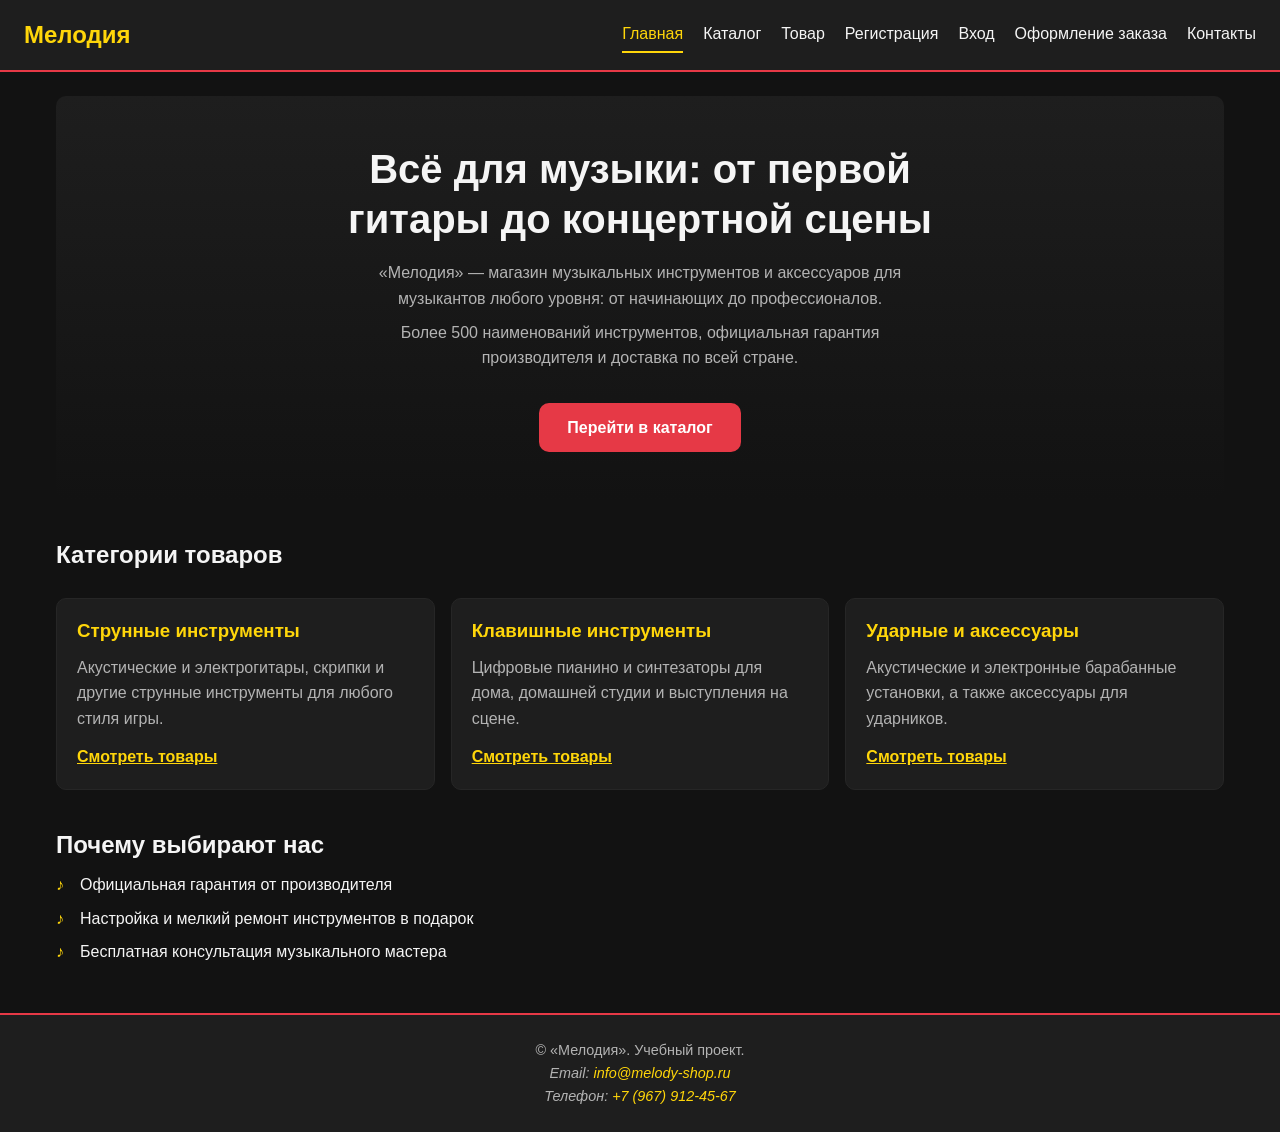
<file: index.html>
<!doctype html>
<html lang="ru">
  <head>
    <meta charset="UTF-8">
    <meta name="viewport" content="width=device-width, initial-scale=1.0">
    <title>«Мелодия» — магазин музыкальных инструментов</title>
    <link rel="stylesheet" href="css/styles.css">
  </head>
  <body>
    <header class="site-header">
      <a href="index.html" class="site-header__logo">Мелодия</a>

      <nav class="site-header__nav" aria-label="Основная навигация">
        <a href="index.html" aria-current="page">Главная</a>
        <a href="pages/catalog.html">Каталог</a>
        <a href="pages/product.html">Товар</a>
        <a href="pages/registration.html">Регистрация</a>
        <a href="pages/login.html">Вход</a>
        <a href="pages/order.html">Оформление заказа</a>
        <a href="#site-footer">Контакты</a>
      </nav>
    </header>

    <main>
      <section class="hero" aria-labelledby="hero-heading">
        <h1 id="hero-heading">
          Всё для музыки: от первой гитары до концертной сцены
        </h1>
        <p>
          «Мелодия» — магазин музыкальных инструментов и аксессуаров для
          музыкантов любого уровня: от начинающих до профессионалов.
        </p>
        <p>
          Более 500 наименований инструментов, официальная гарантия
          производителя и доставка по всей стране.
        </p>
        <a href="pages/catalog.html" class="button"> Перейти в каталог</a>
      </section>

      <section class="categories" aria-labelledby="categories-heading">
        <h2 id="categories-heading">Категории товаров</h2>
        <article class="category-card">
          <h3>Струнные инструменты</h3>
          <p>
            Акустические и электрогитары, скрипки и другие струнные инструменты
            для любого стиля игры.
          </p>
          <a href="pages/catalog.html#strings">Смотреть товары</a>
        </article>
        <article class="category-card">
          <h3>Клавишные инструменты</h3>
          <p>
            Цифровые пианино и синтезаторы для дома, домашней студии и
            выступления на сцене.
          </p>
          <a href="pages/catalog.html#keys">Смотреть товары</a>
        </article>
        <article class="category-card">
          <h3>Ударные и аксессуары</h3>
          <p>
            Акустические и электронные барабанные установки, а также аксессуары
            для ударников.
          </p>
          <a href="pages/catalog.html#drums">Смотреть товары</a>
        </article>
      </section>
      <section class="why-us" aria-labelledby="why-heading">
        <h2 id="why-heading">Почему выбирают нас</h2>
        <ul>
          <li>Официальная гарантия от производителя</li>
          <li>Настройка и мелкий ремонт инструментов в подарок</li>
          <li>Бесплатная консультация музыкального мастера</li>
        </ul>
      </section>
    </main>
    <footer class="site-footer" id="site-footer">
      <p>&copy; <time datetime="2026"></time>«Мелодия». Учебный проект.</p>
      <address>
        Email: <a href="mailto:info@melody-shop.ru">info@melody-shop.ru</a
        ><br>
        Телефон: <a href="tel:+79679124567">+7 (967) 912-45-67</a>
      </address>
    </footer>
  </body>
</html>
</file>
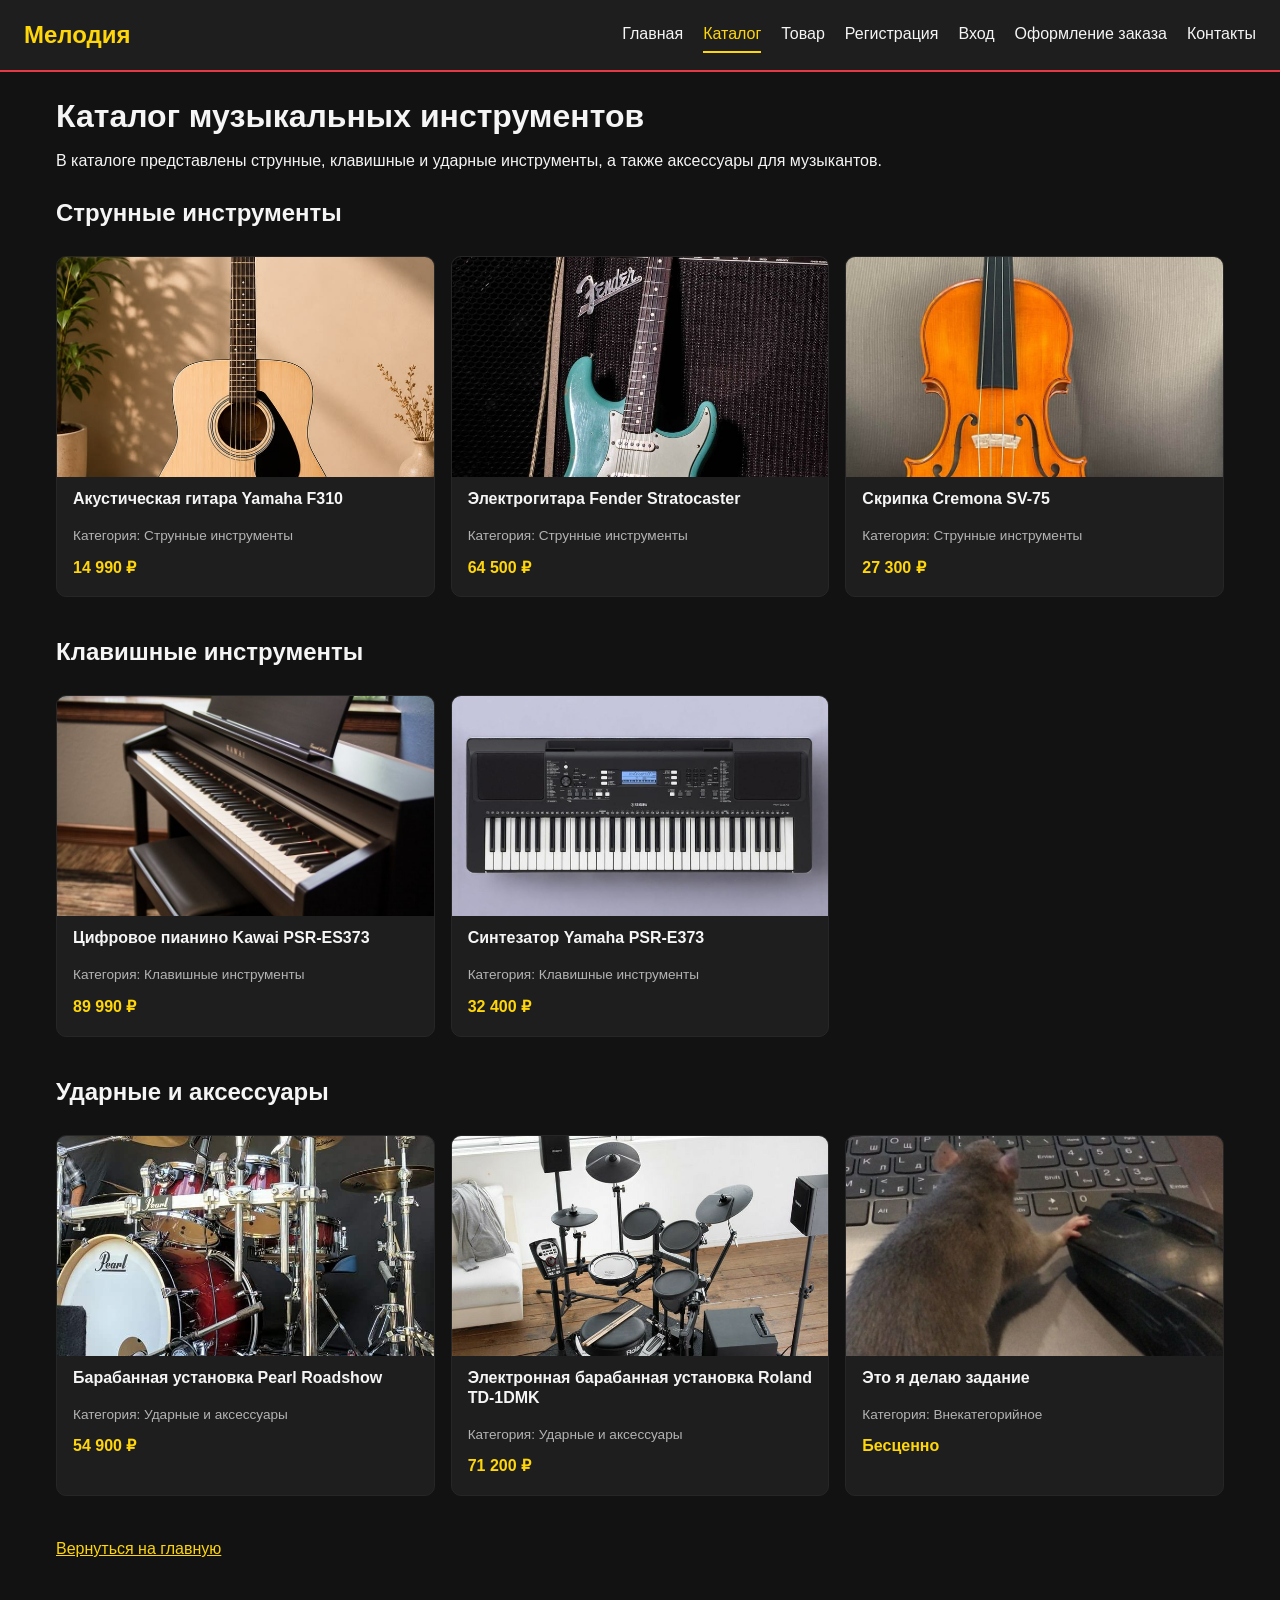
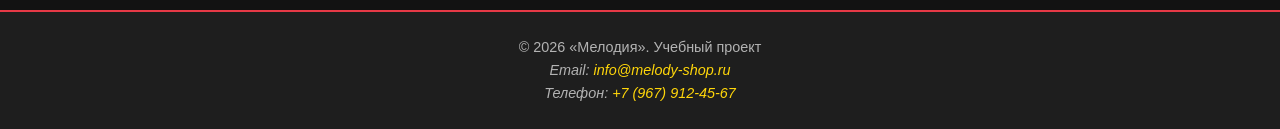
<file: pages/catalog.html>
<!doctype html>
<html lang="ru">
  <head>
    <meta charset="UTF-8">
    <meta name="viewport" content="width=device-width, initial-scale=1.0">
    <title>Каталог музыкальных инструментов</title>
    <link rel="stylesheet" href="../css/styles.css">
  </head>
  <body>
    <header class="site-header">
      <a href="../index.html" class="site-header__logo">Мелодия</a>

      <nav class="site-header__nav" aria-label="Основная навигация">
        <a href="../index.html">Главная</a>
        <a href="../pages/catalog.html" aria-current="page">Каталог</a>
        <a href="../pages/product.html">Товар</a>
        <a href="../pages/registration.html">Регистрация</a>
        <a href="../pages/login.html">Вход</a>
        <a href="../pages/order.html">Оформление заказа</a>
        <a href="../index.html#site-footer">Контакты</a>
      </nav>
    </header>
    <main>
      <h1>Каталог музыкальных инструментов</h1>

      <p>
        В каталоге представлены струнные, клавишные и ударные инструменты, а
        также аксессуары для музыкантов.
      </p>
      <section class="catalog" id="string" aria-labelledby="string-heading">
        <h2 id="string-heading">Струнные инструменты</h2>

        <article class="card">
          <img
            src="../img/yamaha310.jpg"
            alt="Акустическая гитара Yamaha F310"
            width="270"
            height="300"
          >
          <h3>
            <a href="../pages/product.html?id=1">Акустическая гитара Yamaha F310</a>
          </h3>
          <p class="card__category">Категория: Струнные инструменты</p>
          <p class="card__price">14 990 ₽</p>
        </article>

        <article class="card">
          <img
            src="../img/FenderStratocaster.jpg"
            alt="Электрогитара 'Fender Stratocaster'"
            width="270"
            height="300"
          >
          <h3>
            <a href="product.html?id=2">Электрогитара Fender Stratocaster</a>
          </h3>
          <p class="card__category">Категория: Струнные инструменты</p>
          <p class="card__price">64 500 ₽</p>
        </article>
        <article class="card">
          <img
            src="../img/CremonaSV-75.jpg"
            alt="Скрипка Cremona SV-75"
            width="270"
            height="300"
          >
          <h3><a href="product.html?id=3">Скрипка Cremona SV-75</a></h3>
          <p class="card__category">Категория: Струнные инструменты</p>
          <p class="card__price">27 300 ₽</p>
        </article>
      </section>
      <section class="catalog" id="keys" aria-labelledby="keys-heading">
        <h2 id="keys-heading">Клавишные инструменты</h2>
        <article class="card">
          <img
            src="../img/KawaiES120.jpg"
            alt="Цифровое пианино Kawai PSR-ES373"
            width="270"
            height="300"
          >
          <h3>
            <a href="product.html?id=4">Цифровое пианино Kawai PSR-ES373</a>
          </h3>
          <p class="card__category">Категория: Клавишные инструменты</p>
          <p class="card__price">89 990 ₽</p>
        </article>
        <article class="card">
          <img
            src="../img/YamahaPSR-E373.jpg"
            alt="Синтезатор Yamaha PSR-E373"
            width="270"
            height="300"
          >
          <h3><a href="product.html?id=5">Синтезатор Yamaha PSR-E373</a></h3>
          <p class="card__category">Категория: Клавишные инструменты</p>
          <p class="card__price">32 400 ₽</p>
        </article>
      </section>
      <section class="catalog" id="drums" aria-labelledby="drums-heading">
        <h2 id="drums-heading">Ударные и аксессуары</h2>
        <article class="card">
          <img
            src="../img/PearlRoadshow.jpg"
            alt="Барабанная установка Pearl Roadshow"
            width="270"
            height="300"
          >
          <h3>
            <a href="product.html?id=6">Барабанная установка Pearl Roadshow</a>
          </h3>
          <p class="card__category">Категория: Ударные и аксессуары</p>
          <p class="card__price">54 900 ₽</p>
        </article>
        <article class="card">
          <img
            src="../img/RolandTD-1DMK.jpg"
            alt="Электронная барабанная установка Roland TD-1DMK"
            width="240"
            height="240"
          >
          <h3>
            <a href="product.html?id=7"
              >Электронная барабанная установка Roland TD-1DMK</a
            >
          </h3>
          <p class="card__category">Категория: Ударные и аксессуары</p>
          <p class="card__price">71 200 ₽</p>
        </article>
        <article class="card">
          <img
            src="../img/me.jpg"
            alt="Это я делаю задание"
            width="240"
            height="240"
          >
          <h3><a href="product.html?id=8">Это я делаю задание</a></h3>
          <p class="card__category">Категория: Внекатегорийное</p>
          <p class="card__price">Бесценно</p>
        </article>
      </section>
      <p><a href="../index.html">Вернуться на главную</a></p>
    </main>
    <footer class="site-footer" id="site-footer">
      <p>&copy; <time datetime="2026">2026</time> «Мелодия». Учебный проект</p>
      <address>
        Email: <a href="mailto:info@melody-shop.ru">info@melody-shop.ru</a
        ><br>
        Телефон: <a href="tel:+79679124567">+7 (967) 912-45-67</a>
      </address>
    </footer>
  </body>
</html>
</file>
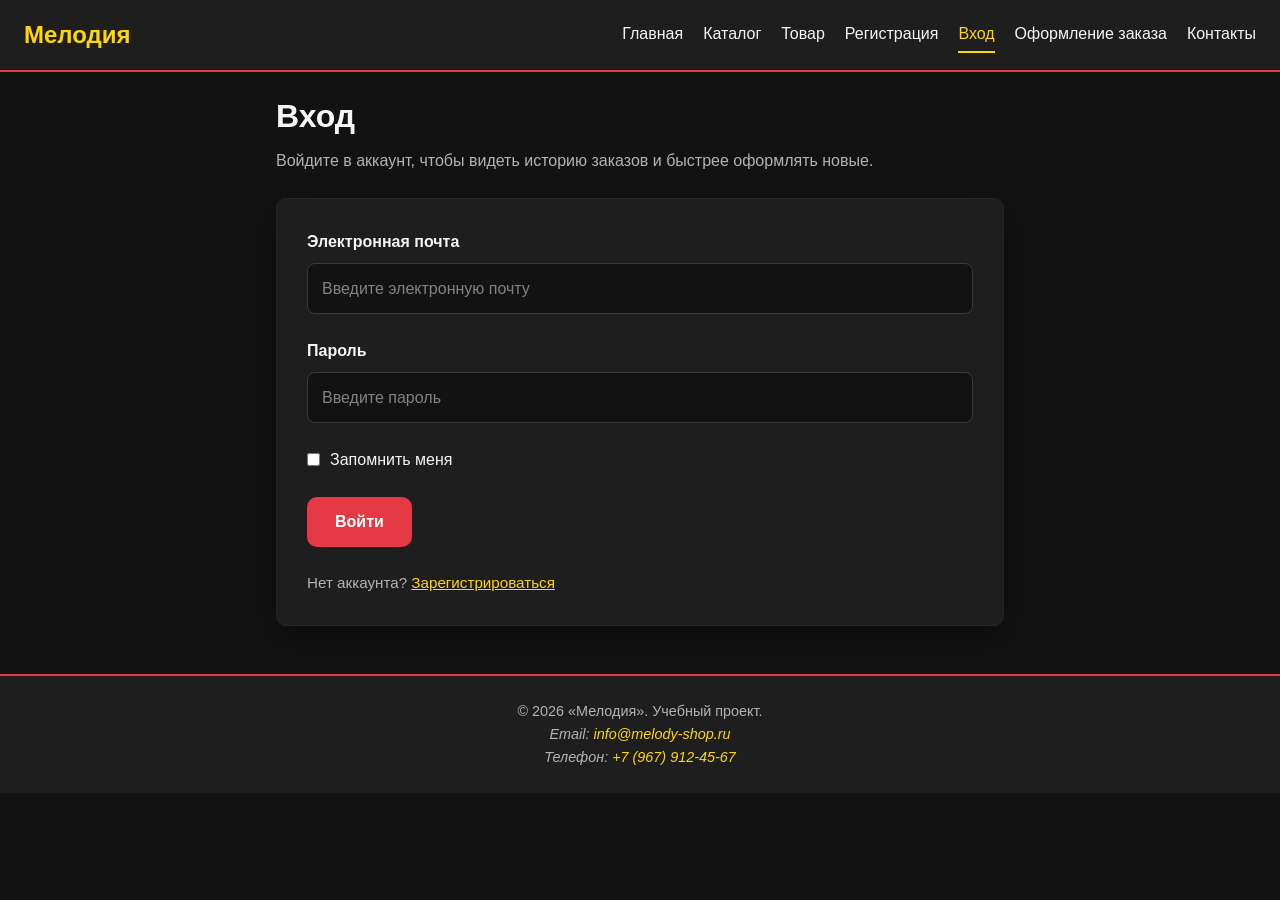
<file: pages/login.html>
<!DOCTYPE html>
<html lang="ru">
<head>
    <meta charset="UTF-8">
    <meta name="viewport" content="width=device-width, initial-scale=1.0">
    <title>Вход — «Мелодия»</title>
    <link rel="stylesheet" href="../css/styles.css">
</head>
<body>
    <header class="site-header">
        <a href="../index.html" class="site-header__logo">Мелодия</a>

        <nav class="site-header__nav" aria-label="Основная навигация">
            <a href="../index.html">Главная</a>
            <a href="../pages/catalog.html">Каталог</a>
            <a href="../pages/product.html">Товар</a>
            <a href="../pages/registration.html">Регистрация</a>
            <a href="../pages/login.html" aria-current="page">Вход</a>
            <a href="../pages/order.html">Оформление заказа</a>
            <a href="../index.html#site-footer">Контакты</a>
        </nav>
    </header>
    <main class="form-page">
        <h1>Вход</h1>
        <p class="form-page__lead">
            Войдите в аккаунт, чтобы видеть историю заказов и быстрее оформлять новые.
        </p>

        <form class="shop-form" action="#" method="post">
            <div class="form-row">
                <label for="login-email">Электронная почта</label>
                <input id="login-email" name="email" type="email"
                       placeholder="Введите электронную почту" required>
            </div>

            <div class="form-row">
                <label for="login-password">Пароль</label>
                <input id="login-password" name="password" type="password"
                       placeholder="Введите пароль" minlength="6" required>
            </div>

            <label class="checkbox-row">
                <input type="checkbox" name="remember">
                <span>Запомнить меня</span>
            </label>

            <button class="button" type="submit">Войти</button>

            <p class="form-note">
                Нет аккаунта? <a href="registration.html">Зарегистрироваться</a>
            </p>
        </form>
    </main>

    <footer class="site-footer" id="site-footer">
        <p>&copy; <time datetime="2026">2026</time> «Мелодия». Учебный проект.</p>
        <address>
            Email: <a href="mailto:info@melody-shop.ru">info@melody-shop.ru</a><br>
            Телефон: <a href="tel:+79679124567">+7 (967) 912-45-67</a>
        </address>
    </footer>
</body>
</html>
</file>
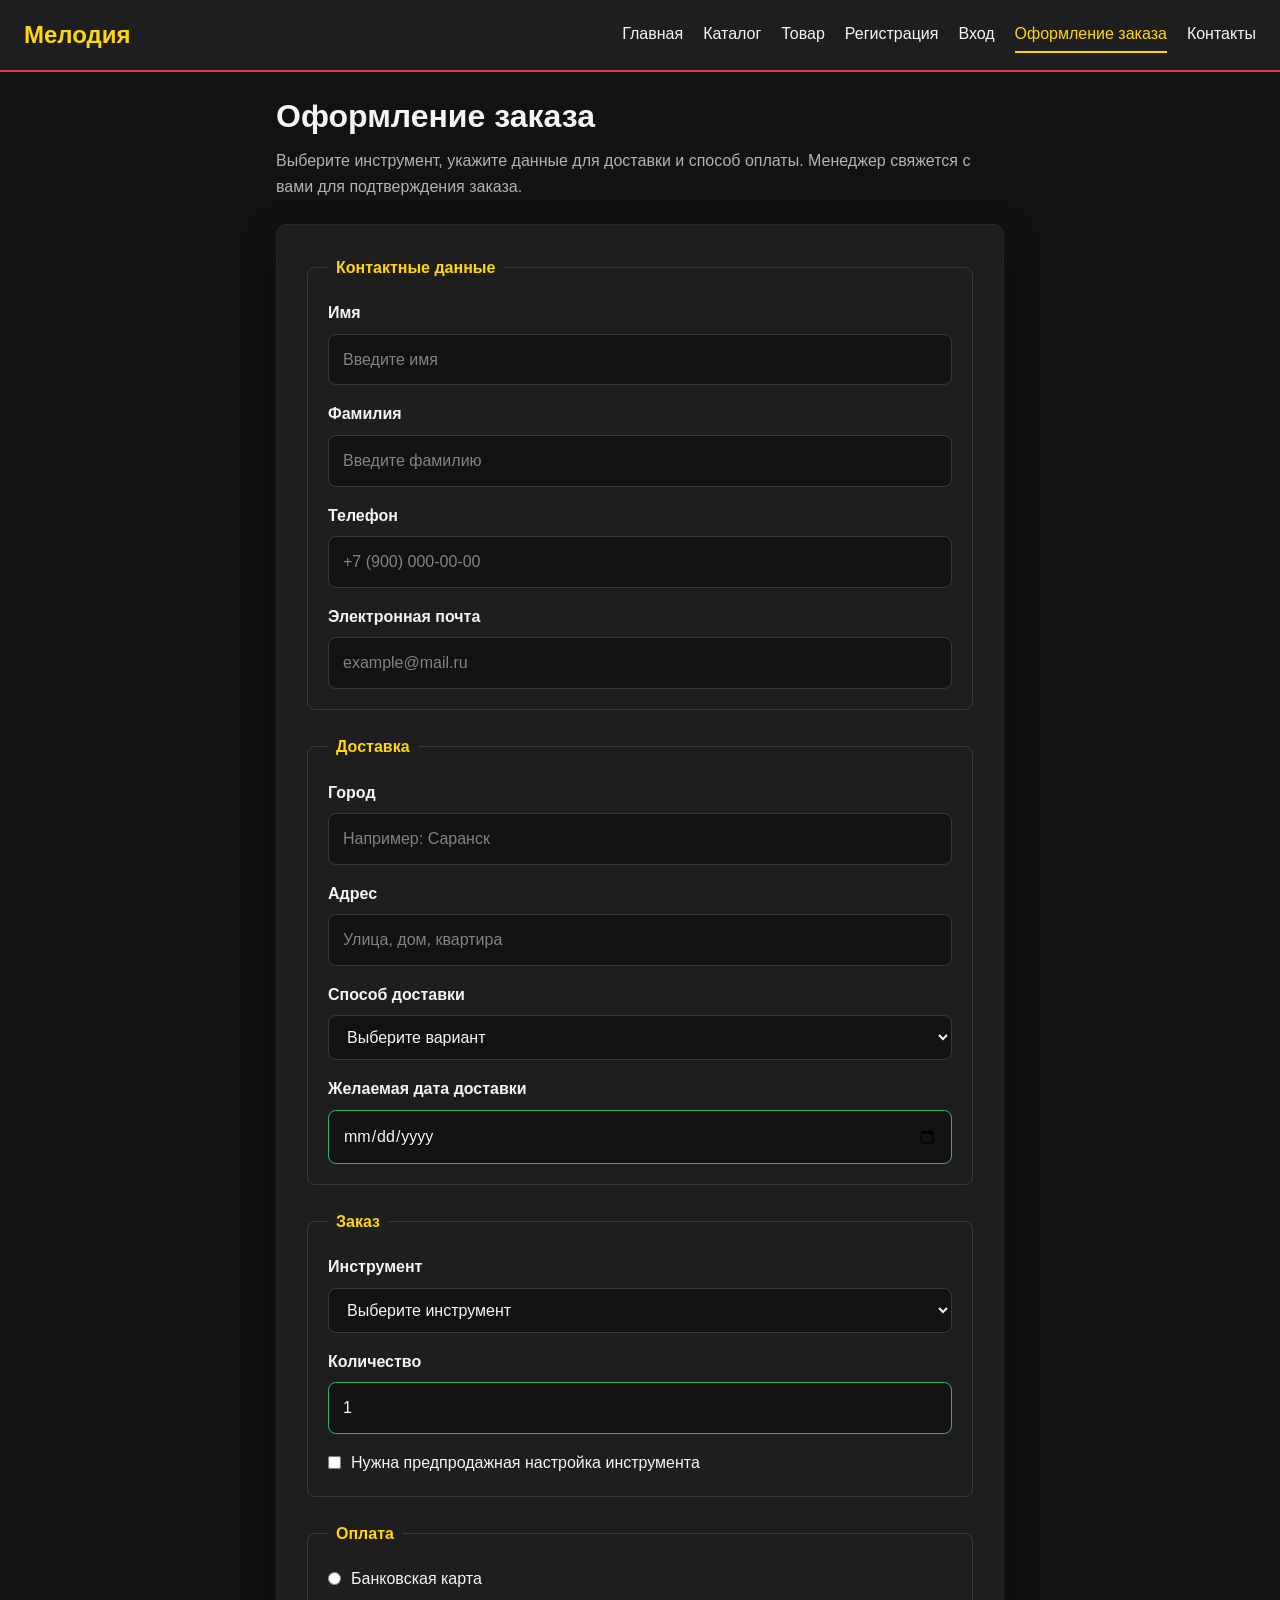
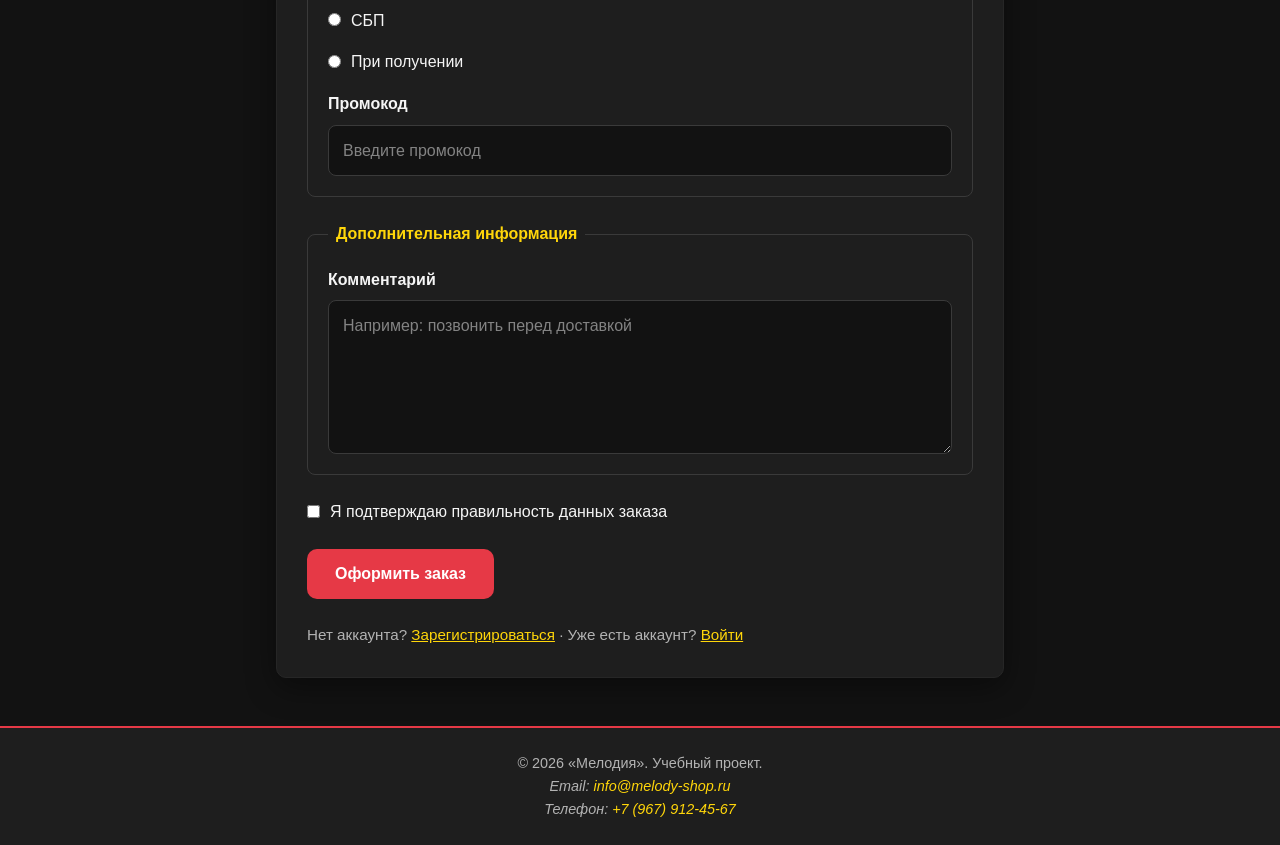
<file: pages/order.html>
<!DOCTYPE html>
<html lang="ru">
<head>
    <meta charset="UTF-8">
    <meta name="viewport" content="width=device-width, initial-scale=1.0">
    <title>Оформление заказа — «Мелодия»</title>
    <link rel="stylesheet" href="../css/styles.css">
</head>
<body>
    <header class="site-header">
        <a href="../index.html" class="site-header__logo">Мелодия</a>

        <nav class="site-header__nav" aria-label="Основная навигация">
            <a href="../index.html">Главная</a>
            <a href="../pages/catalog.html">Каталог</a>
            <a href="../pages/product.html">Товар</a>
            <a href="../pages/registration.html">Регистрация</a>
            <a href="../pages/login.html">Вход</a>
            <a href="../pages/order.html" aria-current="page">Оформление заказа</a>
            <a href="../index.html#site-footer">Контакты</a>
        </nav>
    </header>
    <main class="form-page">
        <h1>Оформление заказа</h1>
        <p class="form-page__lead">
            Выберите инструмент, укажите данные для доставки и способ оплаты.
            Менеджер свяжется с вами для подтверждения заказа.
        </p>

        <form class="shop-form" action="#" method="post">
            <fieldset>
                <legend>Контактные данные</legend>

                <div class="form-row">
                    <label for="order-first-name">Имя</label>
                    <input id="order-first-name" name="first-name" type="text"
                           placeholder="Введите имя" minlength="2" required>
                </div>

                <div class="form-row">
                    <label for="order-last-name">Фамилия</label>
                    <input id="order-last-name" name="last-name" type="text"
                           placeholder="Введите фамилию" minlength="2" required>
                </div>

                <div class="form-row">
                    <label for="order-phone">Телефон</label>
                    <input id="order-phone" name="phone" type="tel"
                           placeholder="+7 (900) 000-00-00" required>
                </div>

                <div class="form-row">
                    <label for="order-email">Электронная почта</label>
                    <input id="order-email" name="email" type="email"
                           placeholder="example@mail.ru" required>
                </div>
            </fieldset>

            <fieldset>
                <legend>Доставка</legend>

                <div class="form-row">
                    <label for="city">Город</label>
                    <input id="city" name="city" type="text"
                           placeholder="Например: Саранск" required>
                </div>

                <div class="form-row">
                    <label for="address">Адрес</label>
                    <input id="address" name="address" type="text"
                           placeholder="Улица, дом, квартира" required>
                </div>

                <div class="form-row">
                    <label for="delivery">Способ доставки</label>
                    <select id="delivery" name="delivery" required>
                        <option value="">Выберите вариант</option>
                        <option value="pickup">Пункт выдачи</option>
                        <option value="courier">Курьер</option>
                        <option value="post">Почта</option>
                    </select>
                </div>

                <div class="form-row">
                    <label for="delivery-date">Желаемая дата доставки</label>
                    <input id="delivery-date" name="delivery-date" type="date">
                </div>
            </fieldset>

            <fieldset>
                <legend>Заказ</legend>

                <div class="form-row">
                    <label for="product">Инструмент</label>
                    <select id="product" name="product" required>
                        <option value="">Выберите инструмент</option>
                        <optgroup label="Струнные инструменты">
                            <option value="product-1">Акустическая гитара Yamaha F310</option>
                            <option value="product-2">Электрогитара Fender Stratocaster</option>
                            <option value="product-3">Скрипка Cremona SV-75</option>
                        </optgroup>
                        <optgroup label="Клавишные инструменты">
                            <option value="product-4">Цифровое пианино Kawai PSR-ES373</option>
                            <option value="product-5">Синтезатор Yamaha PSR-E373</option>
                        </optgroup>
                        <optgroup label="Ударные и аксессуары">
                            <option value="product-6">Барабанная установка Pearl Roadshow</option>
                            <option value="product-7">Электронная барабанная установка Roland TD-1DMK</option>
                        </optgroup>
                    </select>
                </div>

                <div class="form-row">
                    <label for="quantity">Количество</label>
                    <input id="quantity" name="quantity" type="number"
                           min="1" max="10" value="1" required>
                </div>

                <label class="checkbox-row">
                    <input type="checkbox" name="tuning">
                    <span>Нужна предпродажная настройка инструмента</span>
                </label>
            </fieldset>

            <fieldset>
                <legend>Оплата</legend>

                <label class="radio-row">
                    <input type="radio" name="payment" value="card" required>
                    <span>Банковская карта</span>
                </label>

                <label class="radio-row">
                    <input type="radio" name="payment" value="sbp">
                    <span>СБП</span>
                </label>

                <label class="radio-row">
                    <input type="radio" name="payment" value="cash">
                    <span>При получении</span>
                </label>

                <div class="form-row">
                    <label for="promo">Промокод</label>
                    <input id="promo" name="promo" type="text"
                           placeholder="Введите промокод" minlength="4">
                </div>
            </fieldset>

            <fieldset>
                <legend>Дополнительная информация</legend>

                <div class="form-row">
                    <label for="comment">Комментарий</label>
                    <textarea id="comment" name="comment" rows="5"
                              placeholder="Например: позвонить перед доставкой"></textarea>
                </div>
            </fieldset>

            <label class="checkbox-row">
                <input type="checkbox" name="confirm" required>
                <span>Я подтверждаю правильность данных заказа</span>
            </label>

            <button class="button" type="submit">Оформить заказ</button>

            <p class="form-note">
                Нет аккаунта? <a href="registration.html">Зарегистрироваться</a>
                · Уже есть аккаунт? <a href="login.html">Войти</a>
            </p>
        </form>
    </main>

    <footer class="site-footer" id="site-footer">
        <p>&copy; <time datetime="2026">2026</time> «Мелодия». Учебный проект.</p>
        <address>
            Email: <a href="mailto:info@melody-shop.ru">info@melody-shop.ru</a><br>
            Телефон: <a href="tel:+79679124567">+7 (967) 912-45-67</a>
        </address>
    </footer>
</body>
</html>
</file>
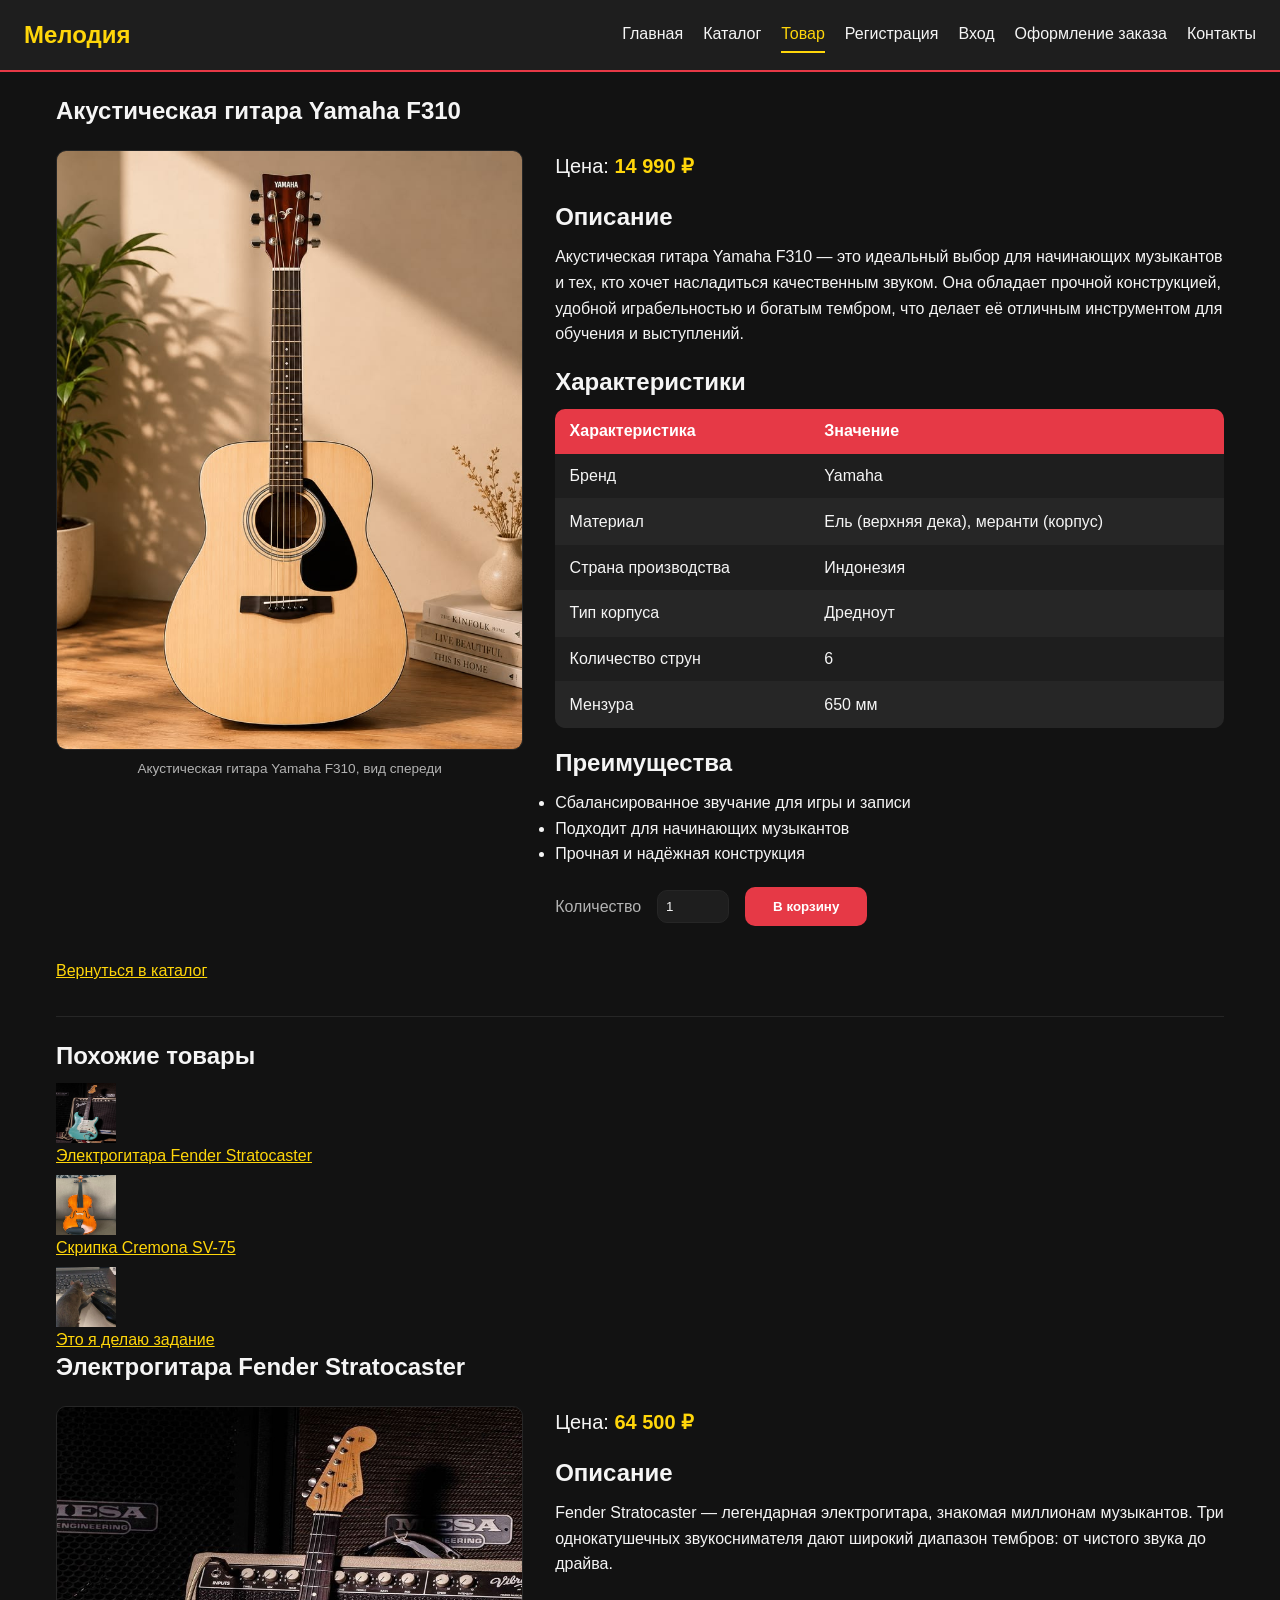
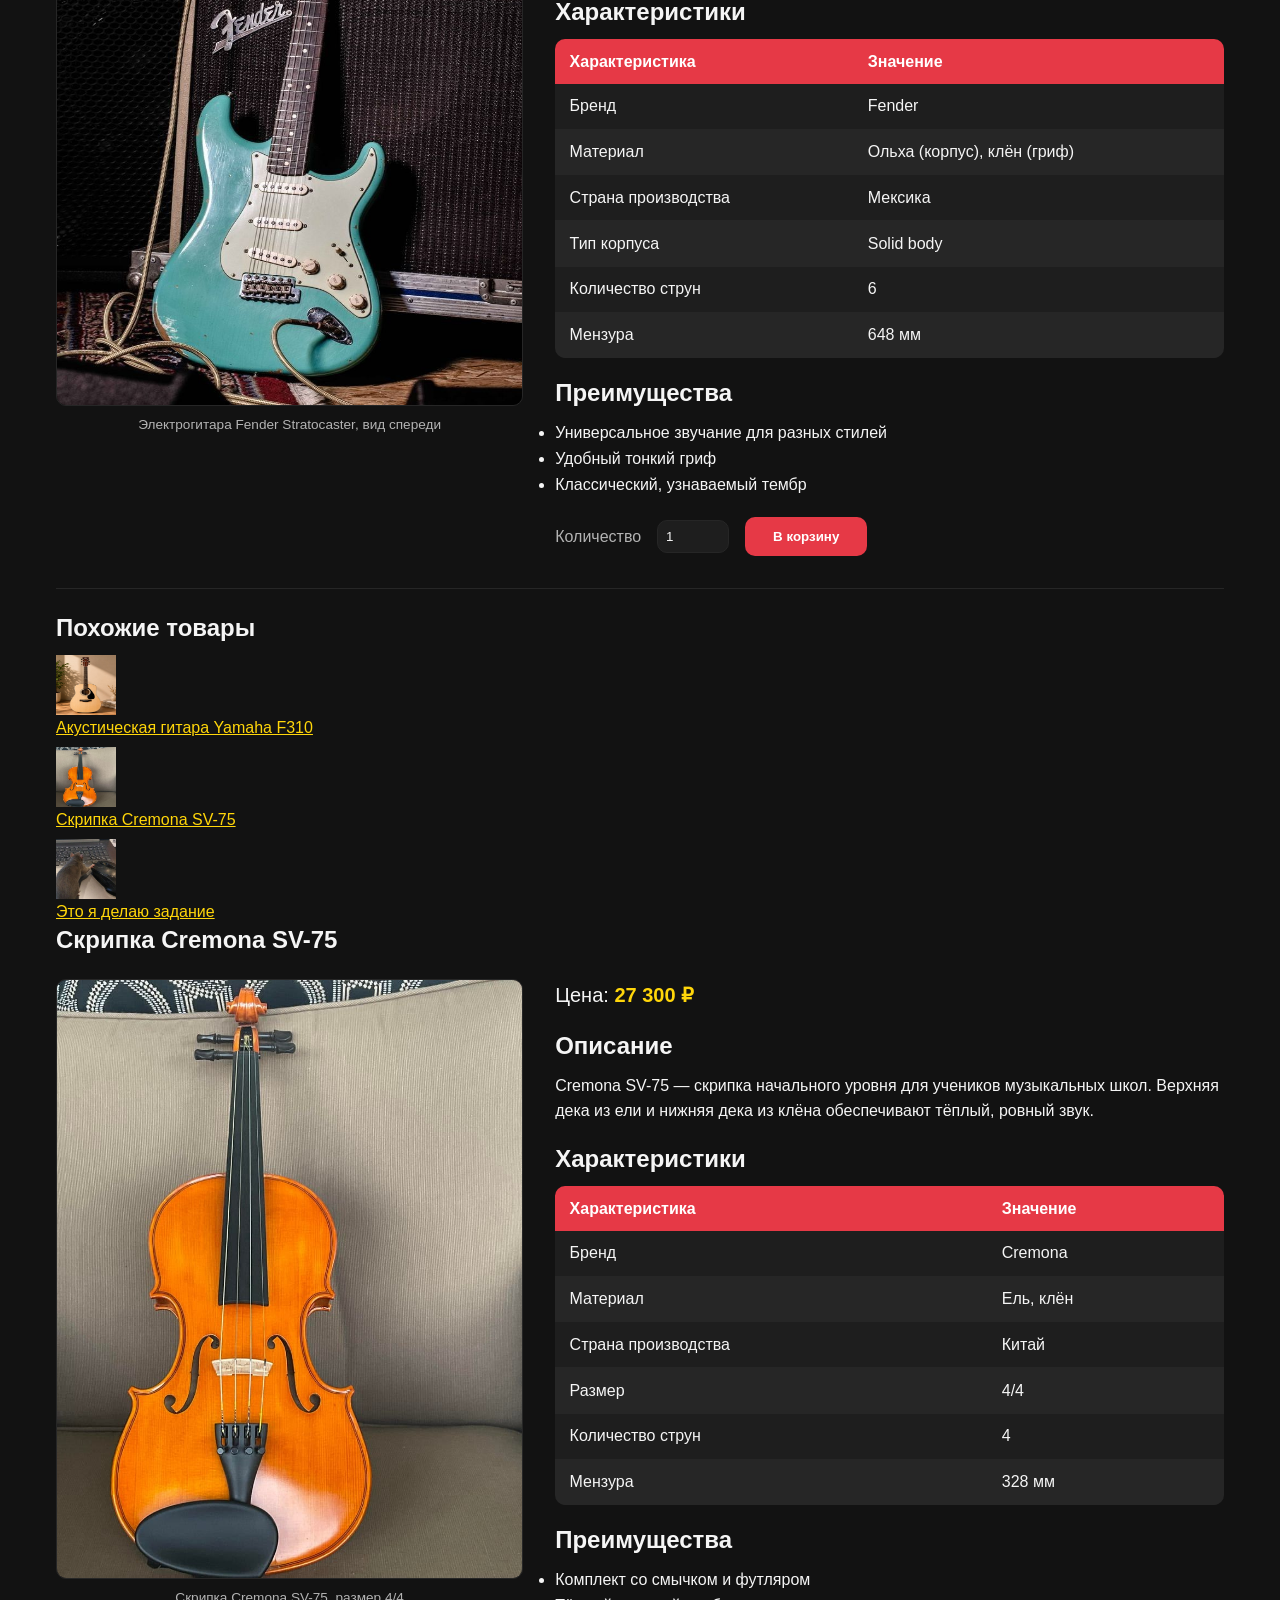
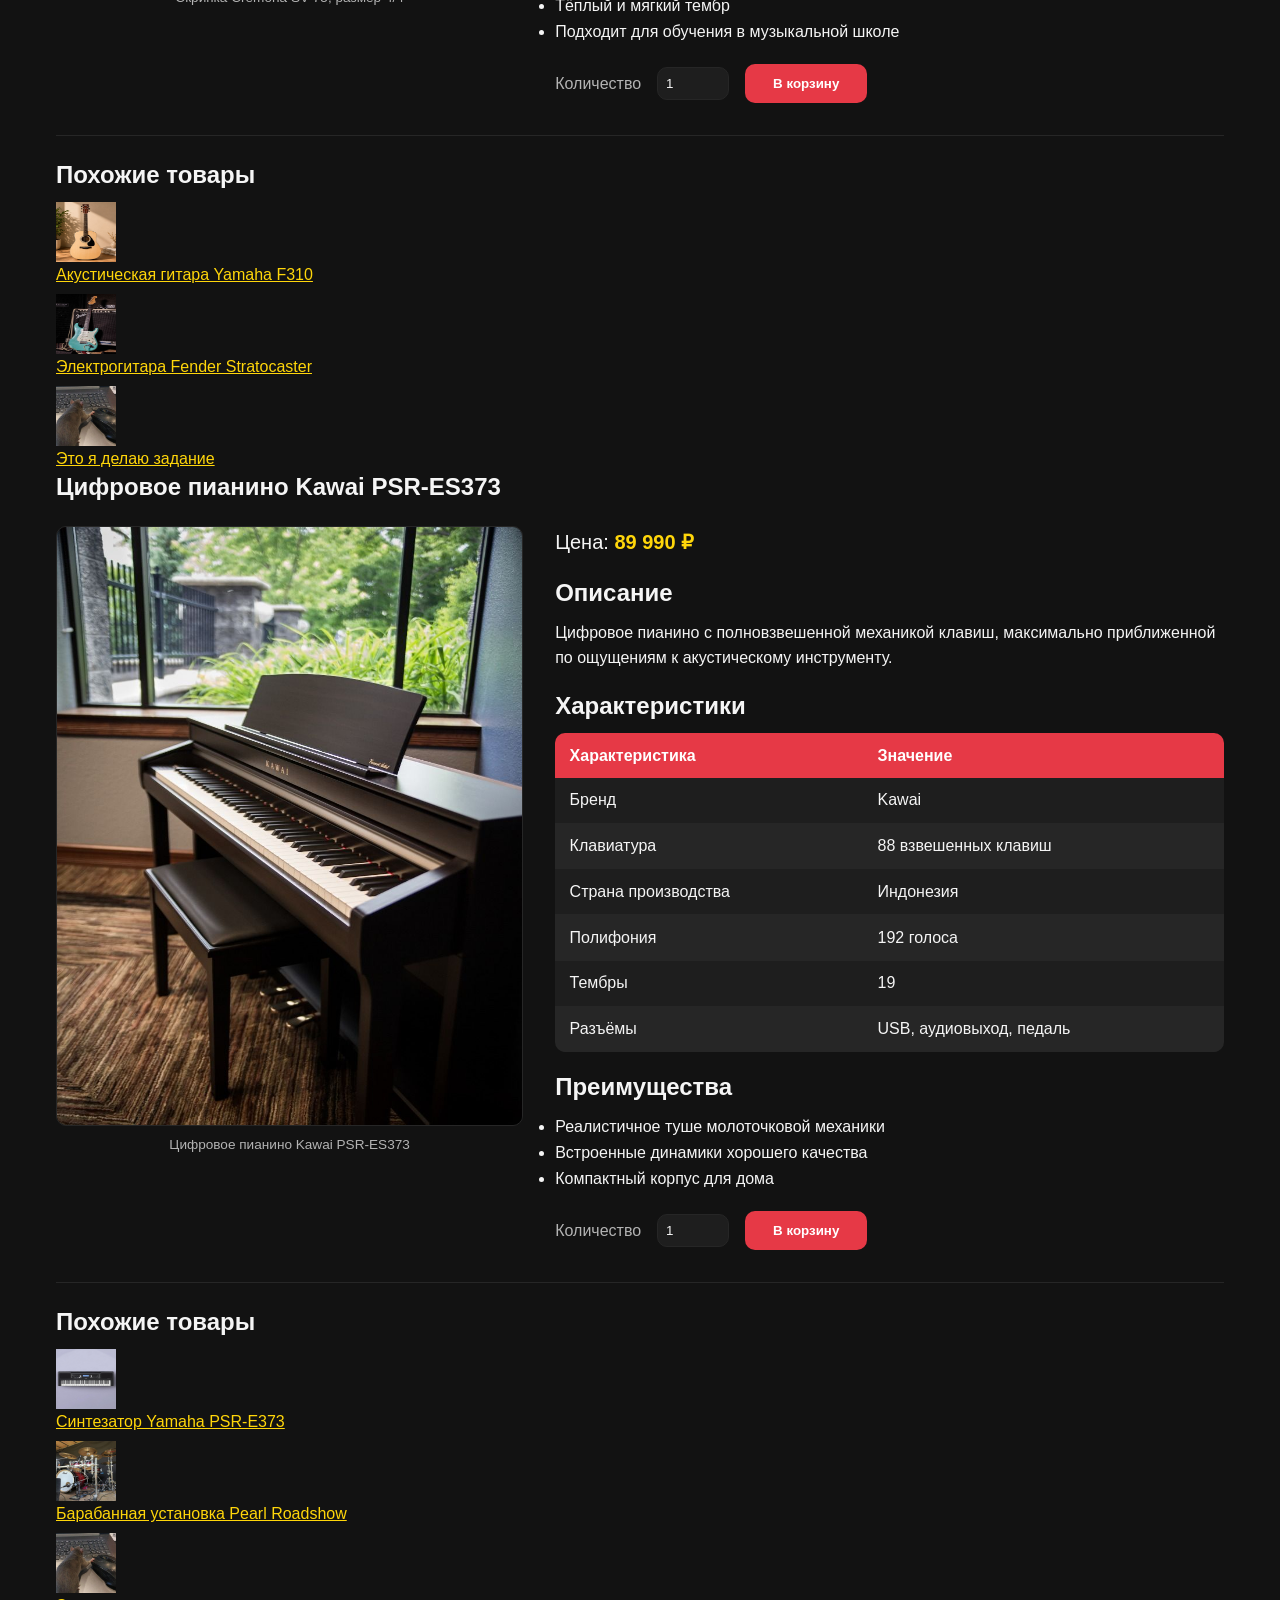
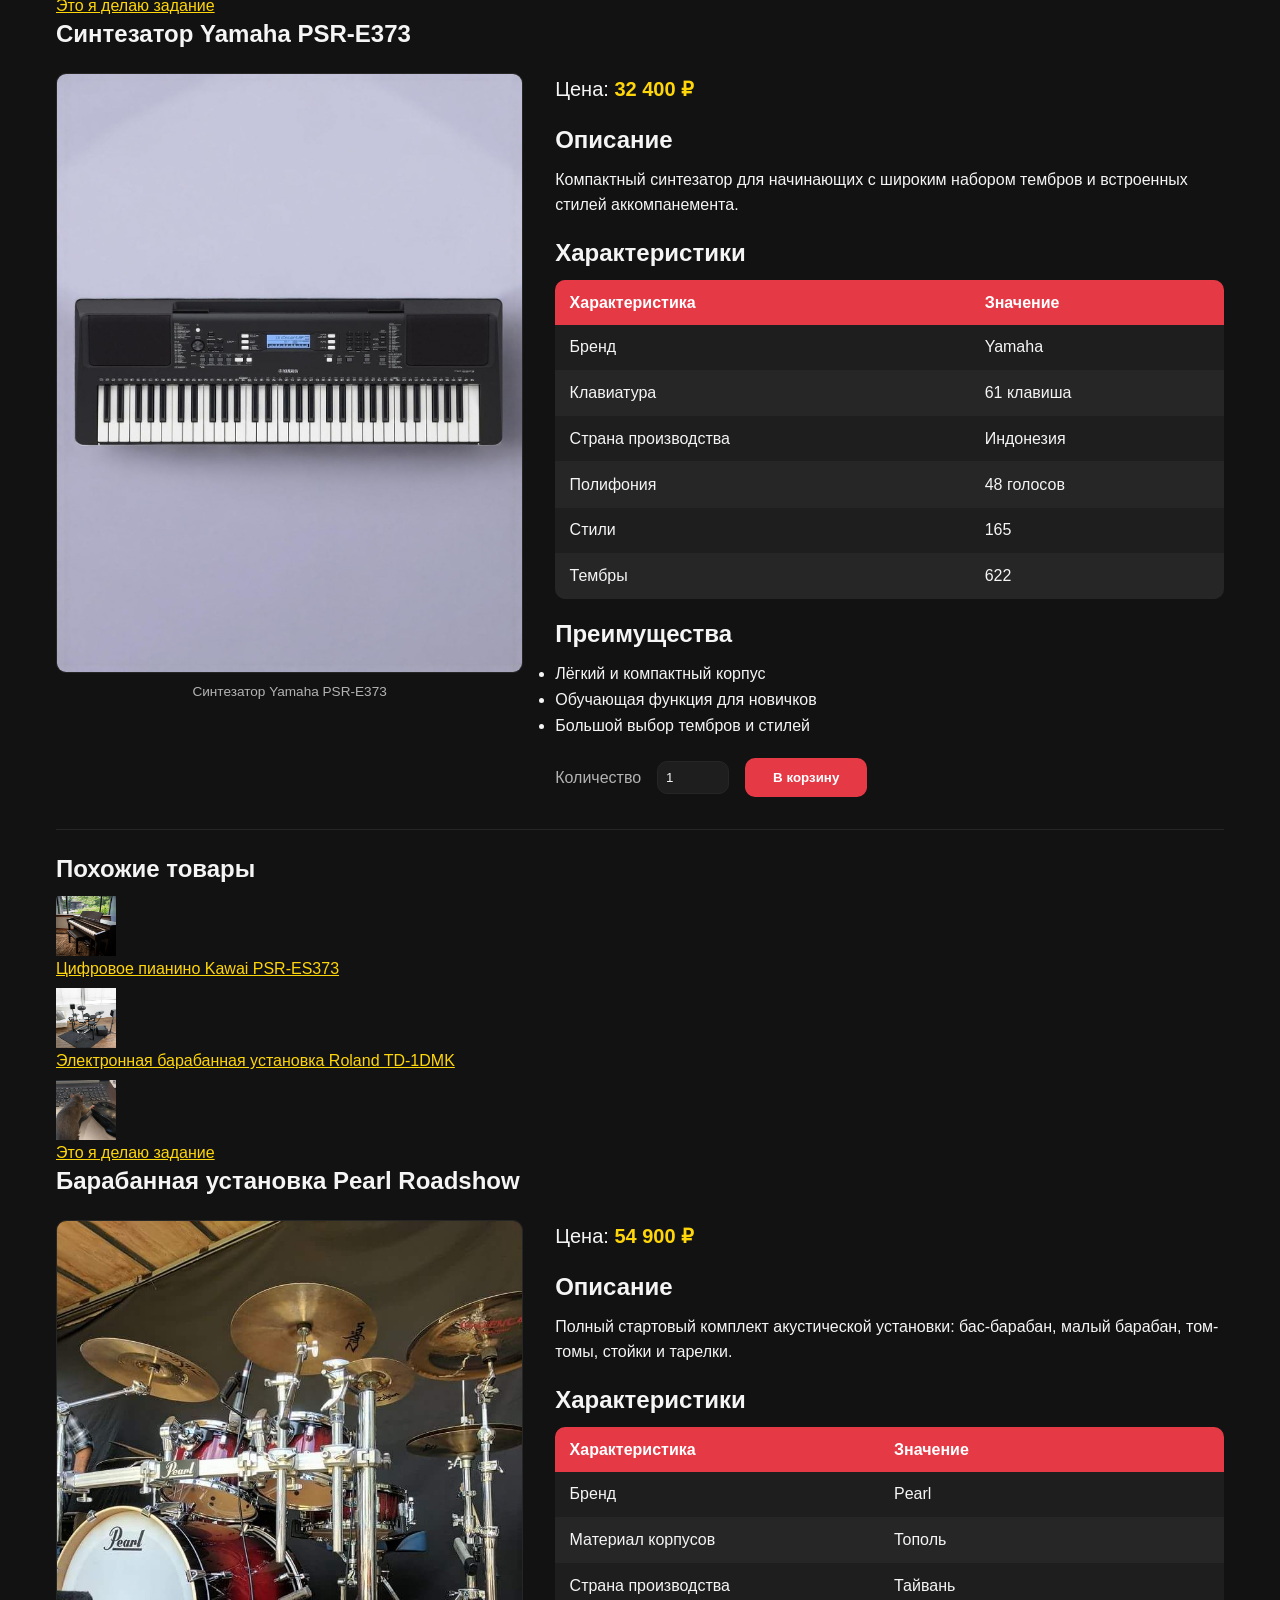
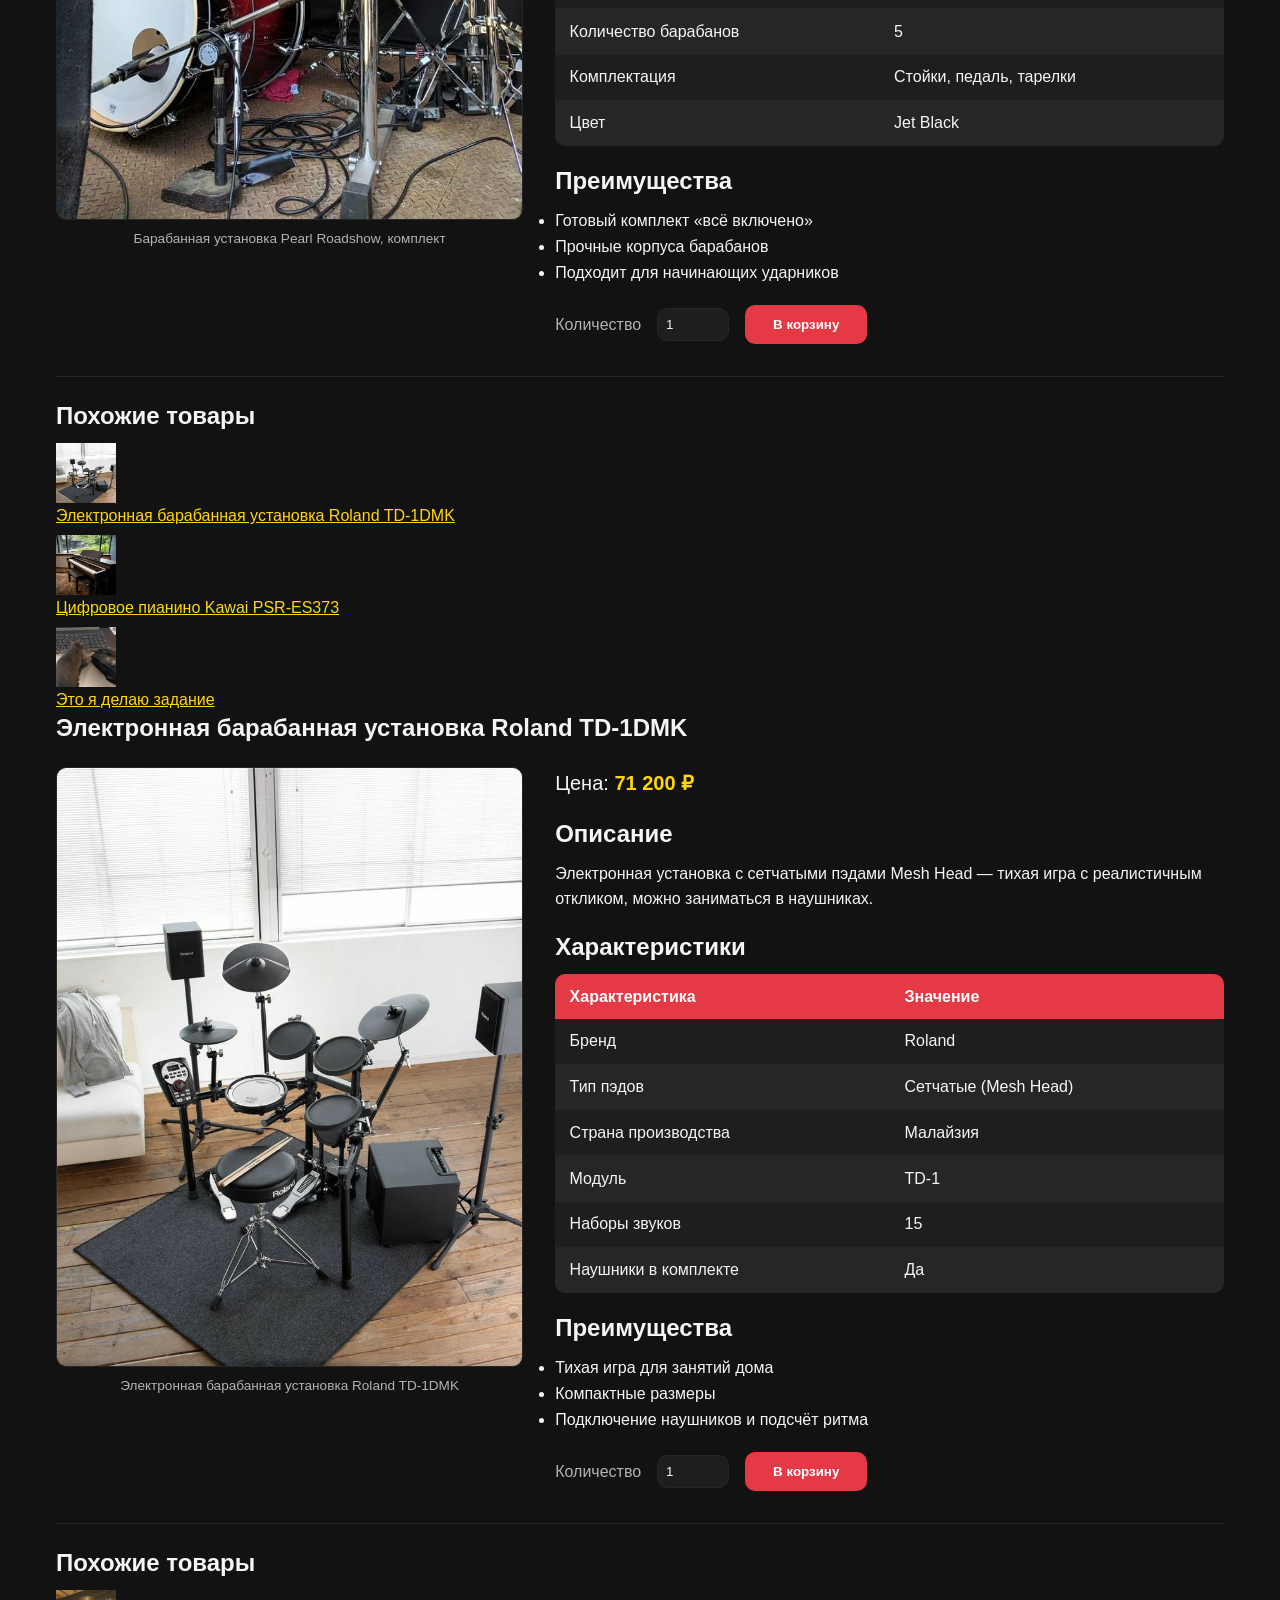
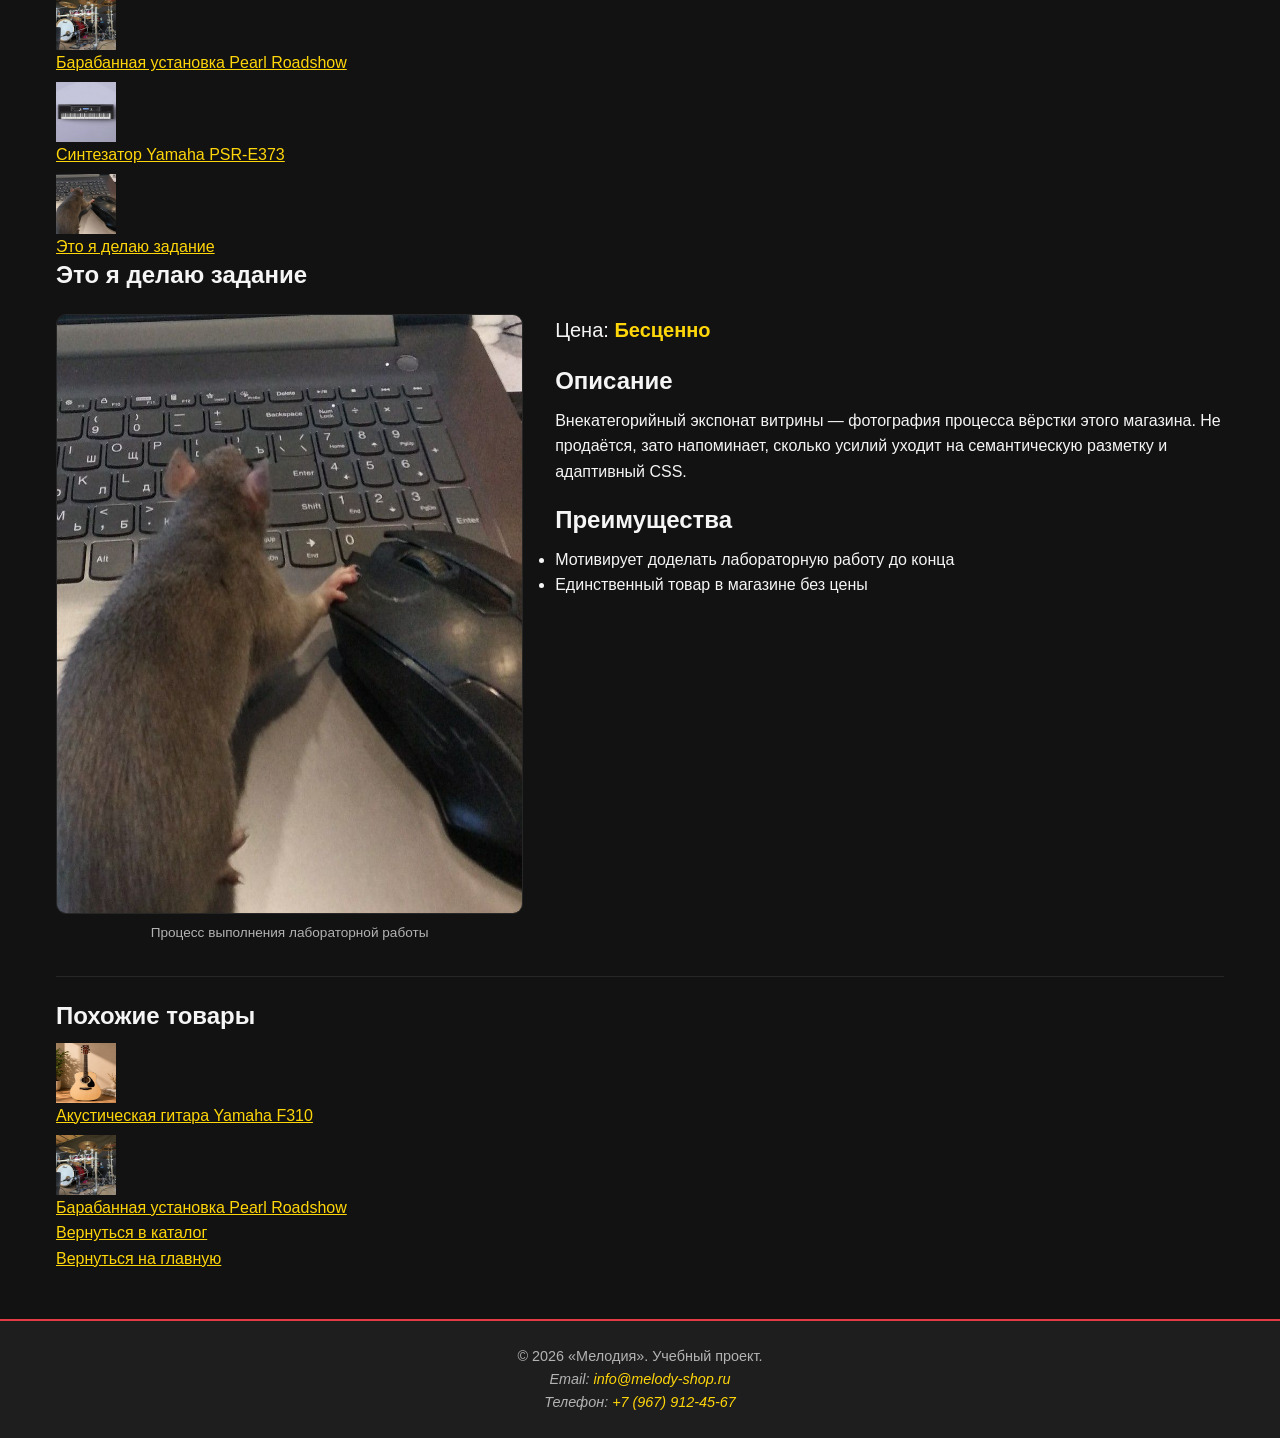
<file: pages/product.html>
<!doctype html>
<html lang="ru">
  <head>
    <meta charset="UTF-8">
    <meta name="viewport" content="width=device-width, initial-scale=1.0">
    <title>Товары — «Мелодия»</title>
    <link rel="stylesheet" href="../css/styles.css">
  </head>
  <body>
    <header class="site-header">
      <a href="../index.html" class="site-header__logo">Мелодия</a>
      <nav class="site-header__nav" aria-label="Основная навигация">
        <a href="../index.html">Главная</a>
        <a href="../pages/catalog.html">Каталог</a>
        <a href="../pages/product.html" aria-current="page">Товар</a>
        <a href="../pages/registration.html">Регистрация</a>
        <a href="../pages/login.html">Вход</a>
        <a href="../pages/order.html">Оформление заказа</a>
        <a href="../index.html#site-footer">Контакты</a>
      </nav>
    </header>
    <main>
  <article class="product" id="product-1">
    <h1>Акустическая гитара Yamaha F310</h1>
      <div class="product__layout">
        <figure class="product__gallery">
          <img
            src="../img/yamaha310.jpg"
            alt="Акустическая гитара Yamaha F310"
            width="300"
            height="600"
         >
          <figcaption>Акустическая гитара Yamaha F310, вид спереди</figcaption>
        </figure>
        <div class="product__info">
          <p class="product__price">Цена: <strong>14 990 ₽</strong></p>
          <section aria-labelledby="description-1">
            <h2 id="description-1">Описание</h2>
            <p>
              Акустическая гитара Yamaha F310 — это идеальный выбор для
              начинающих музыкантов и тех, кто хочет насладиться качественным
              звуком. Она обладает прочной конструкцией, удобной играбельностью
              и богатым тембром, что делает её отличным инструментом для
              обучения и выступлений.
            </p>
          </section>
          <section aria-labelledby="specs-1">
            <h2 id="specs-1">Характеристики</h2>
            <table>
              <thead>
                <tr>
                  <th>Характеристика</th>
                  <th>Значение</th>
                </tr>
              </thead>
              <tbody>
                <tr>
                  <td>Бренд</td>
                  <td>Yamaha</td>
                </tr>
                <tr>
                  <td>Материал</td>
                  <td>Ель (верхняя дека), меранти (корпус)</td>
                </tr>
                <tr>
                  <td>Страна производства</td>
                  <td>Индонезия</td>
                </tr>
                <tr>
                  <td>Тип корпуса</td>
                  <td>Дредноут</td>
                </tr>
                <tr>
                  <td>Количество струн</td>
                  <td>6</td>
                </tr>
                <tr>
                  <td>Мензура</td>
                  <td>650 мм</td>
                </tr>
              </tbody>
            </table>
          </section>
          <section aria-labelledby="advantages-1">
            <h2 id="advantages-1">Преимущества</h2>
            <ul>
              <li>Сбалансированное звучание для игры и записи</li>
              <li>Подходит для начинающих музыкантов</li>
              <li>Прочная и надёжная конструкция</li>
            </ul>
          </section>

          <form
            class="product__form"
            aria-label="Выбор количества и оформление заказа"
          >
            <label for="qty">Количество</label>
            <input
              type="number"
              id="qty-1"
              name="qty"
              value="1"
              min="1"
              max="10"
           >
            <button type="submit">В корзину</button>
          </form>
        </div>
      </div>

      <p><a href="catalog.html">Вернуться в каталог</a></p>

      <aside class="product__related" aria-labelledby="related-heading">
        <h2 id="related-heading">Похожие товары</h2>
        <ul class="product__related-list">
            <li><a href="product.html#product-2" class="product__related-link"><img src="../img/FenderStratocaster.jpg" alt="Электрогитара Fender Stratocaster" width="60" height="60"><span>Электрогитара Fender Stratocaster</span></a></li>
            <li><a href="product.html#product-3" class="product__related-link"><img src="../img/CremonaSV-75.jpg" alt="Скрипка Cremona SV-75" width="60" height="60"><span>Скрипка Cremona SV-75</span></a></li>
            <li><a href="product.html#product-8" class="product__related-link"><img src="../img/me.jpg" alt="Это я делаю задание" width="60" height="60"><span>Это я делаю задание</span></a></li>
          </ul>
        </aside>
      </article>
      <article class="product" id="product-2">
        <h1>Электрогитара Fender Stratocaster</h1>
        <div class="product__layout">
          <figure class="product__gallery">
            <img src="../img/FenderStratocaster.jpg" alt="Электрогитара Fender Stratocaster" width="300" height="600">
            <figcaption>Электрогитара Fender Stratocaster, вид спереди</figcaption>
          </figure>
          <div class="product__info">
            <p class="product__price">Цена: <strong>64 500 ₽</strong></p>
            <section aria-labelledby="description-2">
              <h2 id="description-2">Описание</h2>
              <p>
                Fender Stratocaster — легендарная электрогитара, знакомая
                миллионам музыкантов. Три однокатушечных звукоснимателя дают
                широкий диапазон тембров: от чистого звука до драйва.
              </p>
            </section>
            <section aria-labelledby="specs-2">
              <h2 id="specs-2">Характеристики</h2>
              <table>
                <thead><tr><th>Характеристика</th><th>Значение</th></tr></thead>
                <tbody>
                  <tr><td>Бренд</td><td>Fender</td></tr>
                  <tr><td>Материал</td><td>Ольха (корпус), клён (гриф)</td></tr>
                  <tr><td>Страна производства</td><td>Мексика</td></tr>
                  <tr><td>Тип корпуса</td><td>Solid body</td></tr>
                  <tr><td>Количество струн</td><td>6</td></tr>
                  <tr><td>Мензура</td><td>648 мм</td></tr>
                </tbody>
              </table>
            </section>
            <section aria-labelledby="advantages-2">
              <h2 id="advantages-2">Преимущества</h2>
              <ul>
                <li>Универсальное звучание для разных стилей</li>
                <li>Удобный тонкий гриф</li>
                <li>Классический, узнаваемый тембр</li>
              </ul>
            </section>
            <form class="product__form" aria-label="Выбор количества и оформление заказа">
              <label for="qty-2">Количество</label>
              <input type="number" id="qty-2" name="qty" value="1" min="1" max="10">
              <button type="submit">В корзину</button>
            </form>
          </div>
        </div>
        <aside class="product__related" aria-labelledby="related-2">
          <h2 id="related-2">Похожие товары</h2>
          <ul class="product__related-list">
            <li><a href="product.html#product-1" class="product__related-link"><img src="../img/yamaha310.jpg" alt="Акустическая гитара Yamaha F310" width="60" height="60"><span>Акустическая гитара Yamaha F310</span></a></li>
            <li><a href="product.html#product-3" class="product__related-link"><img src="../img/CremonaSV-75.jpg" alt="Скрипка Cremona SV-75" width="60" height="60"><span>Скрипка Cremona SV-75</span></a></li>
            <li><a href="product.html#product-8" class="product__related-link"><img src="../img/me.jpg" alt="Это я делаю задание" width="60" height="60"><span>Это я делаю задание</span></a></li>
          </ul>
        </aside>
      </article>
      <article class="product" id="product-3">
        <h1> Скрипка Cremona SV-75</h1>
        <div class="product__layout">
          <figure class="product__gallery">
            <img src="../img/CremonaSV-75.jpg" alt="Скрипка Cremona SV-75" width="300" height="600">
            <figcaption>Скрипка Cremona SV-75, размер 4/4</figcaption>
          </figure>
          <div class="product__info">
            <p class="product__price">Цена: <strong>27 300 ₽</strong></p>
            <section aria-labelledby="description-3">
              <h2 id="description-3">Описание</h2>
              <p>
                Cremona SV-75 — скрипка начального уровня для учеников музыкальных
                школ. Верхняя дека из ели и нижняя дека из клёна обеспечивают
                тёплый, ровный звук.
              </p>
            </section>
            <section aria-labelledby="specs-3">
              <h2 id="specs-3">Характеристики</h2>
              <table>
                <thead><tr><th>Характеристика</th><th>Значение</th></tr></thead>
                <tbody>
                  <tr><td>Бренд</td><td>Cremona</td></tr>
                  <tr><td>Материал</td><td>Ель, клён</td></tr>
                  <tr><td>Страна производства</td><td>Китай</td></tr>
                  <tr><td>Размер</td><td>4/4</td></tr>
                  <tr><td>Количество струн</td><td>4</td></tr>
                  <tr><td>Мензура</td><td>328 мм</td></tr>
                </tbody>
              </table>
            </section>
            <section aria-labelledby="advantages-3">
              <h2 id="advantages-3">Преимущества</h2>
              <ul>
                <li>Комплект со смычком и футляром</li>
                <li>Тёплый и мягкий тембр</li>
                <li>Подходит для обучения в музыкальной школе</li>
              </ul>
            </section>
            <form class="product__form" aria-label="Выбор количества и оформление заказа">
              <label for="qty-3">Количество</label>
              <input type="number" id="qty-3" name="qty" value="1" min="1" max="10">
              <button type="submit">В корзину</button>
            </form>
          </div>
        </div>
        <aside class="product__related" aria-labelledby="related-3">
          <h2 id="related-3">Похожие товары</h2>
          <ul class="product__related-list">
            <li><a href="product.html#product-1" class="product__related-link"><img src="../img/yamaha310.jpg" alt="Акустическая гитара Yamaha F310" width="60" height="60"><span>Акустическая гитара Yamaha F310</span></a></li>
            <li><a href="product.html#product-2" class="product__related-link"><img src="../img/FenderStratocaster.jpg" alt="Электрогитара Fender Stratocaster" width="60" height="60"><span>Электрогитара Fender Stratocaster</span></a></li>
            <li><a href="product.html#product-8" class="product__related-link"><img src="../img/me.jpg" alt="Это я делаю задание" width="60" height="60"><span>Это я делаю задание</span></a></li>
          </ul>
        </aside>
      </article>
      <article class="product" id="product-4">
        <h1>Цифровое пианино Kawai PSR-ES373</h1>
        <div class="product__layout">
          <figure class="product__gallery">
            <img src="../img/KawaiES120.jpg" alt="Цифровое пианино Kawai PSR-ES373" width="300" height="600">
            <figcaption>Цифровое пианино Kawai PSR-ES373</figcaption>
          </figure>
          <div class="product__info">
            <p class="product__price">Цена: <strong>89 990 ₽</strong></p>
            <section aria-labelledby="description-4">
              <h2 id="description-4">Описание</h2>
              <p>
                Цифровое пианино с полновзвешенной механикой клавиш, максимально
                приближенной по ощущениям к акустическому инструменту.
              </p>
            </section>
            <section aria-labelledby="specs-4">
              <h2 id="specs-4">Характеристики</h2>
              <table>
                <thead><tr><th>Характеристика</th><th>Значение</th></tr></thead>
                <tbody>
                  <tr><td>Бренд</td><td>Kawai</td></tr>
                  <tr><td>Клавиатура</td><td>88 взвешенных клавиш</td></tr>
                  <tr><td>Страна производства</td><td>Индонезия</td></tr>
                  <tr><td>Полифония</td><td>192 голоса</td></tr>
                  <tr><td>Тембры</td><td>19</td></tr>
                  <tr><td>Разъёмы</td><td>USB, аудиовыход, педаль</td></tr>
                </tbody>
              </table>
            </section>
            <section aria-labelledby="advantages-4">
              <h2 id="advantages-4">Преимущества</h2>
              <ul>
                <li>Реалистичное туше молоточковой механики</li>
                <li>Встроенные динамики хорошего качества</li>
                <li>Компактный корпус для дома</li>
              </ul>
            </section>
            <form class="product__form" aria-label="Выбор количества и оформление заказа">
              <label for="qty-4">Количество</label>
              <input type="number" id="qty-4" name="qty" value="1" min="1" max="10">
              <button type="submit">В корзину</button>
            </form>
          </div>
        </div>
        <aside class="product__related" aria-labelledby="related-4">
          <h2 id="related-4">Похожие товары</h2>
          <ul class="product__related-list">
            <li><a href="product.html#product-5" class="product__related-link"><img src="../img/YamahaPSR-E373.jpg" alt="Синтезатор Yamaha PSR-E373" width="60" height="60"><span>Синтезатор Yamaha PSR-E373</span></a></li>
            <li><a href="product.html#product-6" class="product__related-link"><img src="../img/PearlRoadshow.jpg" alt="Барабанная установка Pearl Roadshow" width="60" height="60"><span>Барабанная установка Pearl Roadshow</span></a></li>
            <li><a href="product.html#product-8" class="product__related-link"><img src="../img/me.jpg" alt="Это я делаю задание" width="60" height="60"><span>Это я делаю задание</span></a></li>
          </ul>
        </aside>
      </article>
      <article class="product" id="product-5">
        <h1>Синтезатор Yamaha PSR-E373</h1>
        <div class="product__layout">
          <figure class="product__gallery">
            <img src="../img/YamahaPSR-E373.jpg" alt="Синтезатор Yamaha PSR-E373" width="300" height="600">
            <figcaption>Синтезатор Yamaha PSR-E373</figcaption>
          </figure>
          <div class="product__info">
            <p class="product__price">Цена: <strong>32 400 ₽</strong></p>
            <section aria-labelledby="description-5">
              <h2 id="description-5">Описание</h2>
              <p>
                Компактный синтезатор для начинающих с широким набором тембров
                и встроенных стилей аккомпанемента.
              </p>
            </section>
            <section aria-labelledby="specs-5">
              <h2 id="specs-5">Характеристики</h2>
              <table>
                <thead><tr><th>Характеристика</th><th>Значение</th></tr></thead>
                <tbody>
                  <tr><td>Бренд</td><td>Yamaha</td></tr>
                  <tr><td>Клавиатура</td><td>61 клавиша</td></tr>
                  <tr><td>Страна производства</td><td>Индонезия</td></tr>
                  <tr><td>Полифония</td><td>48 голосов</td></tr>
                  <tr><td>Стили</td><td>165</td></tr>
                  <tr><td>Тембры</td><td>622</td></tr>
                </tbody>
              </table>
            </section>
            <section aria-labelledby="advantages-5">
              <h2 id="advantages-5">Преимущества</h2>
              <ul>
                <li>Лёгкий и компактный корпус</li>
                <li>Обучающая функция для новичков</li>
                <li>Большой выбор тембров и стилей</li>
              </ul>
            </section>
            <form class="product__form" aria-label="Выбор количества и оформление заказа">
              <label for="qty-5">Количество</label>
              <input type="number" id="qty-5" name="qty" value="1" min="1" max="10">
              <button type="submit">В корзину</button>
            </form>
          </div>
        </div>
        <aside class="product__related" aria-labelledby="related-5">
          <h2 id="related-5">Похожие товары</h2>
          <ul class="product__related-list">
            <li><a href="product.html#product-4" class="product__related-link"><img src="../img/KawaiES120.jpg" alt="Цифровое пианино Kawai PSR-ES373" width="60" height="60"><span>Цифровое пианино Kawai PSR-ES373</span></a></li>
            <li><a href="product.html#product-7" class="product__related-link"><img src="../img/RolandTD-1DMK.jpg" alt="Электронная барабанная установка Roland TD-1DMK" width="60" height="60"><span>Электронная барабанная установка Roland TD-1DMK</span></a></li>
            <li><a href="product.html#product-8" class="product__related-link"><img src="../img/me.jpg" alt="Это я делаю задание" width="60" height="60"><span>Это я делаю задание</span></a></li>
          </ul>
        </aside>
      </article>
      <article class="product" id="product-6">
        <h1>Барабанная установка Pearl Roadshow</h1>
        <div class="product__layout">
          <figure class="product__gallery">
            <img src="../img/PearlRoadshow.jpg" alt="Барабанная установка Pearl Roadshow" width="300" height="600">
            <figcaption>Барабанная установка Pearl Roadshow, комплект</figcaption>
          </figure>
          <div class="product__info">
            <p class="product__price">Цена: <strong>54 900 ₽</strong></p>
            <section aria-labelledby="description-6">
              <h2 id="description-6">Описание</h2>
              <p>
                Полный стартовый комплект акустической установки: бас-барабан,
                малый барабан, том-томы, стойки и тарелки.
              </p>
            </section>
            <section aria-labelledby="specs-6">
              <h2 id="specs-6">Характеристики</h2>
              <table>
                <thead><tr><th>Характеристика</th><th>Значение</th></tr></thead>
                <tbody>
                  <tr><td>Бренд</td><td>Pearl</td></tr>
                  <tr><td>Материал корпусов</td><td>Тополь</td></tr>
                  <tr><td>Страна производства</td><td>Тайвань</td></tr>
                  <tr><td>Количество барабанов</td><td>5</td></tr>
                  <tr><td>Комплектация</td><td>Стойки, педаль, тарелки</td></tr>
                  <tr><td>Цвет</td><td>Jet Black</td></tr>
                </tbody>
              </table>
            </section>
            <section aria-labelledby="advantages-6">
              <h2 id="advantages-6">Преимущества</h2>
              <ul>
                <li>Готовый комплект «всё включено»</li>
                <li>Прочные корпуса барабанов</li>
                <li>Подходит для начинающих ударников</li>
              </ul>
            </section>
            <form class="product__form" aria-label="Выбор количества и оформление заказа">
              <label for="qty-6">Количество</label>
              <input type="number" id="qty-6" name="qty" value="1" min="1" max="10">
              <button type="submit">В корзину</button>
            </form>
          </div>
        </div>
        <aside class="product__related" aria-labelledby="related-6">
          <h2 id="related-6">Похожие товары</h2>
          <ul class="product__related-list">
            <li><a href="product.html#product-7" class="product__related-link"><img src="../img/RolandTD-1DMK.jpg" alt="Электронная барабанная установка Roland TD-1DMK" width="60" height="60"><span>Электронная барабанная установка Roland TD-1DMK</span></a></li>
            <li><a href="product.html#product-4" class="product__related-link"><img src="../img/KawaiES120.jpg" alt="Цифровое пианино Kawai PSR-ES373" width="60" height="60"><span>Цифровое пианино Kawai PSR-ES373</span></a></li>
            <li><a href="product.html#product-8" class="product__related-link"><img src="../img/me.jpg" alt="Это я делаю задание" width="60" height="60"><span>Это я делаю задание</span></a></li>
          </ul>
        </aside>
      </article>
      <article class="product" id="product-7">
        <h1>Электронная барабанная установка Roland TD-1DMK</h1>
        <div class="product__layout">
          <figure class="product__gallery">
            <img src="../img/RolandTD-1DMK.jpg" alt="Электронная барабанная установка Roland TD-1DMK" width="300" height="600">
            <figcaption>Электронная барабанная установка Roland TD-1DMK</figcaption>
          </figure>
          <div class="product__info">
            <p class="product__price">Цена: <strong>71 200 ₽</strong></p>
            <section aria-labelledby="description-7">
              <h2 id="description-7">Описание</h2>
              <p>
                Электронная установка с сетчатыми пэдами Mesh Head — тихая игра
                с реалистичным откликом, можно заниматься в наушниках.
              </p>
            </section>
            <section aria-labelledby="specs-7">
              <h2 id="specs-7">Характеристики</h2>
              <table>
                <thead><tr><th>Характеристика</th><th>Значение</th></tr></thead>
                <tbody>
                  <tr><td>Бренд</td><td>Roland</td></tr>
                  <tr><td>Тип пэдов</td><td>Сетчатые (Mesh Head)</td></tr>
                  <tr><td>Страна производства</td><td>Малайзия</td></tr>
                  <tr><td>Модуль</td><td>TD-1</td></tr>
                  <tr><td>Наборы звуков</td><td>15</td></tr>
                  <tr><td>Наушники в комплекте</td><td>Да</td></tr>
                </tbody>
              </table>
            </section>
            <section aria-labelledby="advantages-7">
              <h2 id="advantages-7">Преимущества</h2>
              <ul>
                <li>Тихая игра для занятий дома</li>
                <li>Компактные размеры</li>
                <li>Подключение наушников и подсчёт ритма</li>
              </ul>
            </section>
            <form class="product__form" aria-label="Выбор количества и оформление заказа">
              <label for="qty-7">Количество</label>
              <input type="number" id="qty-7" name="qty" value="1" min="1" max="10">
              <button type="submit">В корзину</button>
            </form>
          </div>
        </div>
        <aside class="product__related" aria-labelledby="related-7">
          <h2 id="related-7">Похожие товары</h2>
          <ul class="product__related-list">
            <li><a href="product.html#product-6" class="product__related-link"><img src="../img/PearlRoadshow.jpg" alt="Барабанная установка Pearl Roadshow" width="60" height="60"><span>Барабанная установка Pearl Roadshow</span></a></li>
            <li><a href="product.html#product-5" class="product__related-link"><img src="../img/YamahaPSR-E373.jpg" alt="Синтезатор Yamaha PSR-E373" width="60" height="60"><span>Синтезатор Yamaha PSR-E373</span></a></li>
            <li><a href="product.html#product-8" class="product__related-link"><img src="../img/me.jpg" alt="Это я делаю задание" width="60" height="60"><span>Это я делаю задание</span></a></li>
          </ul>
        </aside>
      </article>
       <article class="product" id="product-8">
        <h1>Это я делаю задание</h1>
        <div class="product__layout">
          <figure class="product__gallery">
            <img src="../img/me.jpg" alt="Это я делаю задание" width="300" height="600">
            <figcaption>Процесс выполнения лабораторной работы</figcaption>
          </figure>
          <div class="product__info">
            <p class="product__price">Цена: <strong>Бесценно</strong></p>
            <section aria-labelledby="description-8">
              <h2 id="description-8">Описание</h2>
              <p>
                Внекатегорийный экспонат витрины — фотография процесса вёрстки
                этого магазина. Не продаётся, зато напоминает, сколько усилий
                уходит на семантическую разметку и адаптивный CSS.
              </p>
            </section>
            <section aria-labelledby="advantages-8">
              <h2 id="advantages-8">Преимущества</h2>
              <ul>
                <li>Мотивирует доделать лабораторную работу до конца</li>
                <li>Единственный товар в магазине без цены</li>
              </ul>
            </section>
          </div>
        </div>
        <aside class="product__related" aria-labelledby="related-8">
          <h2 id="related-8">Похожие товары</h2>
          <ul class="product__related-list">
            <li><a href="product.html#product-1" class="product__related-link"><img src="../img/yamaha310.jpg" alt="Акустическая гитара Yamaha F310" width="60" height="60"><span>Акустическая гитара Yamaha F310</span></a></li>
            <li><a href="product.html#product-6" class="product__related-link"><img src="../img/PearlRoadshow.jpg" alt="Барабанная установка Pearl Roadshow" width="60" height="60"><span>Барабанная установка Pearl Roadshow</span></a></li>
          </ul>
        </aside>
      </article>

      <p><a href="catalog.html">Вернуться в каталог</a></p>
      <p><a href="index.html">Вернуться на главную</a></p>
    </main>
    <footer class="site-footer" id="site-footer">
      <p>&copy; <time datetime="2026">2026</time> «Мелодия». Учебный проект.</p>
      <address>
        Email: <a href="mailto:info@melody-shop.ru">info@melody-shop.ru</a
        ><br>
        Телефон: <a href="tel:+79679124567">+7 (967) 912-45-67</a>
      </address>
    </footer>
  </body>
</html>
</file>
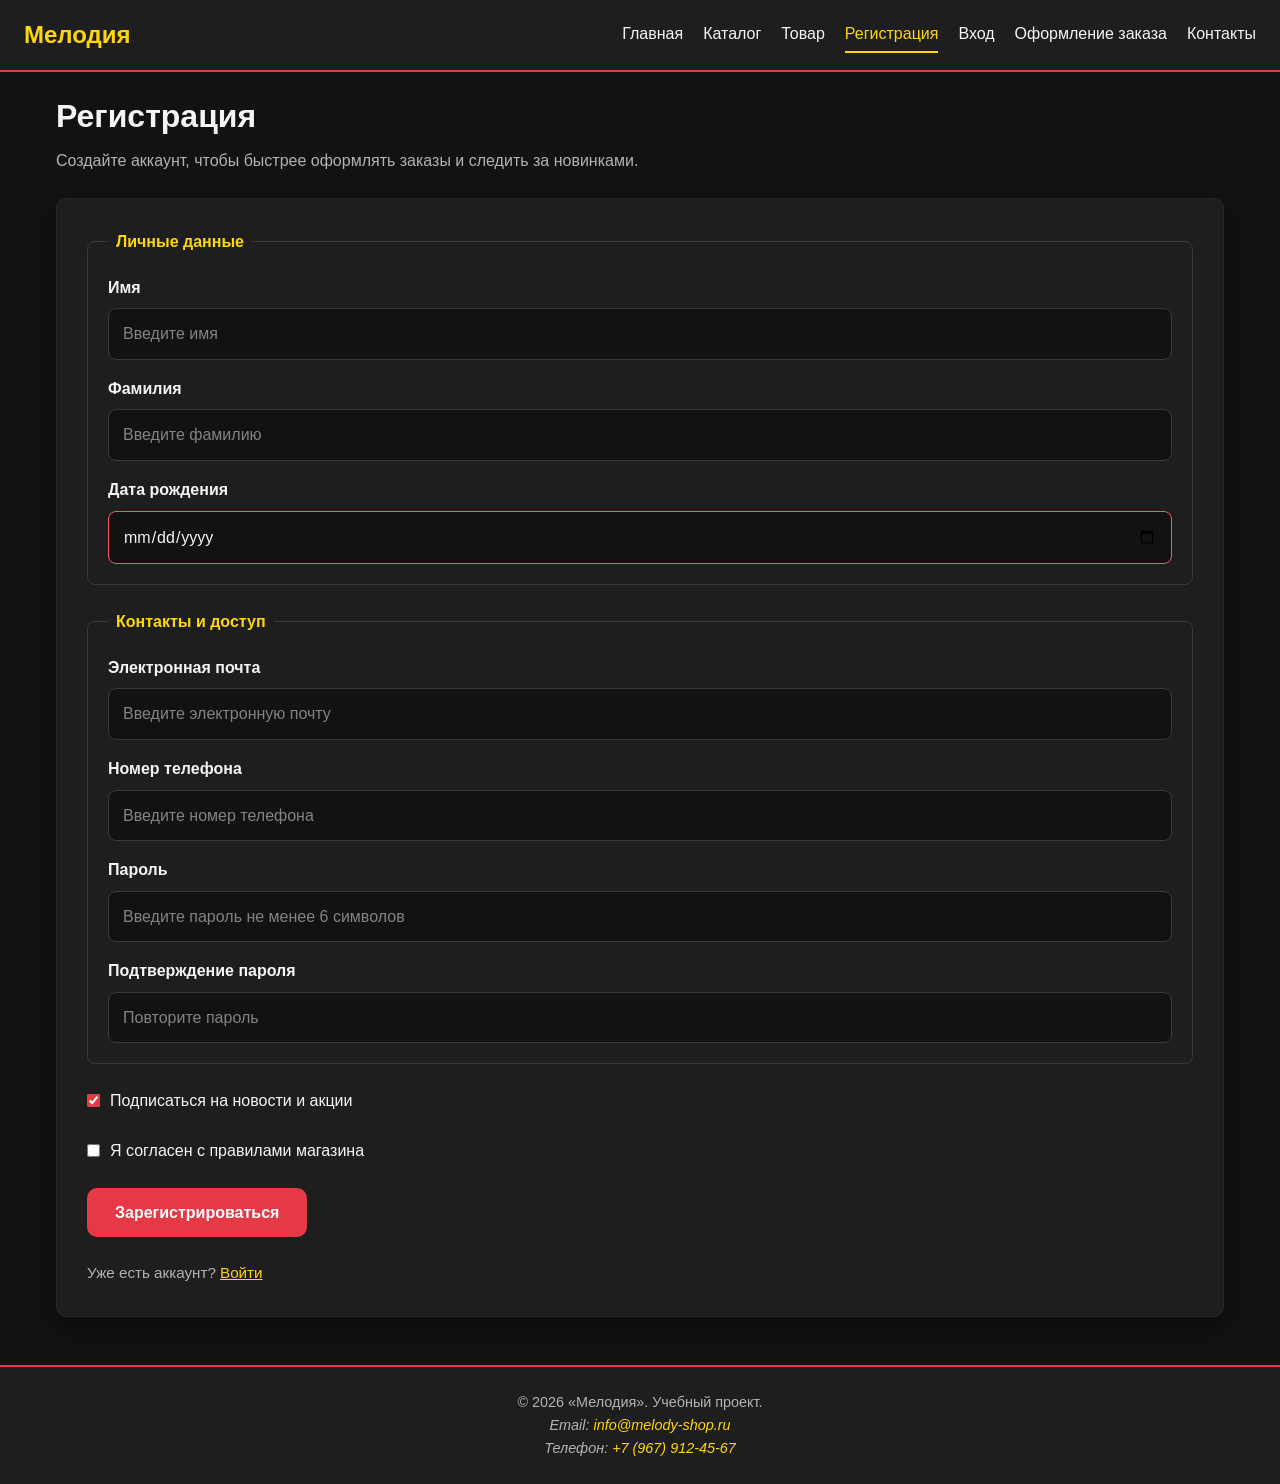
<file: pages/registration.html>
<!DOCTYPE html>
<html lang="en">
<head>
    <meta charset="UTF-8">
    <meta name="viewport" content="width=device-width, initial-scale=1.0">
    <title>Регистрация - «Мелодия» </title>
    <link rel="stylesheet" href="../css/styles.css">
</head>
<body>
    <header class="site-header">
        <a href="../index.html" class="site-header__logo">Мелодия</a>

        <nav class="site-header__nav" aria-label="Основная навигация">
            <a href="../index.html">Главная</a>
            <a href="../pages/catalog.html">Каталог</a>
            <a href="../pages/product.html">Товар</a>
            <a href="../pages/registration.html" aria-current="page">Регистрация</a>
            <a href="../pages/login.html">Вход</a>
            <a href="../pages/order.html">Оформление заказа</a>
            <a href="../index.html#site-footer">Контакты</a>
        </nav>
    </header>
    <main>
        <h1>Регистрация</h1>
        <p class="form-page__lead">
        Создайте аккаунт, чтобы быстрее оформлять заказы и следить за
        новинками.
      </p>

        <form class="shop-form" action="#" method="post">
            <fieldset>
                <legend>Личные данные</legend>
                <div class="form-row">
                    <label for="first-name">Имя</label>
                    <input id="first-name" name="first-name" type="text"
                    placeholder="Введите имя" minlength="2" required>
                </div>
                <div class="form-row">
                <label for="last-name">Фамилия</label>
                <input id="last-name" name="last-name" type="text" placeholder="Введите фамилию" minlength="2" required>
                </div>
                <div class="form-row">
                    <label for="birth-date">Дата рождения</label>
                    <input id="birth-date" name="birth-date" type="date" required>
                </div>
            </fieldset>
            <fieldset>
                <legend>Контакты и доступ</legend>
                <div class="form-row">
                    <label for="email">Электронная почта</label>
                    <input id="email" name="email" type="email" placeholder="Введите электронную почту" required>
                </div>
                <div class="form-row">
                    <label for="phone">Номер телефона</label>
                    <input id="phone" name="phone" type="tel" placeholder="Введите номер телефона" required>
                </div>
                <div class="form-row">
                    <label for="password">Пароль</label>
                    <input id="password" name="password" type="password" placeholder="Введите пароль не менее 6 символов" minlength="6" required>
                </div>
                <div class="form-row">
                    <label for="confirm-password">Подтверждение пароля</label>
                    <input id="confirm-password" name="confirm-password" type="password" placeholder="Повторите пароль" minlength="6" required>
                </div>
            </fieldset>
            <label class="checkbox-row">
                <input type="checkbox" name="subscribe" checked>
                <span>Подписаться на новости и акции</span>
            </label>
            <label class="checkbox-row">
                <input type="checkbox" name="terms" required>
                <span>Я согласен с правилами магазина</span>
            </label>
        <button class="button" type="submit">Зарегистрироваться</button>

        <p class="form-note">
          Уже есть аккаунт? <a href="login.html">Войти</a>
        </p>
      </form>
    </main>

    <footer class="site-footer" id="site-footer">
      <p>&copy; <time datetime="2026">2026</time> «Мелодия». Учебный проект.</p>
      <address>
        Email: <a href="mailto:info@melody-shop.ru">info@melody-shop.ru</a><br>
        Телефон: <a href="tel:+79679124567">+7 (967) 912-45-67</a>
      </address>
    </footer>
</body>
</html>
</file>
<file: css/styles.css>
*,
*::before,
*::after {
  box-sizing: border-box;
  margin: 0;
  padding: 0;
}
:root {
  --color-bg: #121212;
  --color-surface: #1e1e1e;
  --color-surface-alt: #262626;
  --color-text: #f5f5f5;
  --color-text-muted: #b3b3b3;
  --color-primary: #e63946;
  --color-primary-dark: #b3202c;
  --color-accent: #ffd60a;
  --radius: 10px;
  --gap: 1rem;
  --max-width: 1200px;
  font-family: "Segoe UI", Arial, sans-serif;
}
html {
  scroll-behavior: smooth;
}
body {
  background: var(--color-bg);
  color: var(--color-text);
  line-height: 1.6;
  font-size: 1rem;
}
main {
  max-width: var(--max-width);
  margin: 0 auto;
  padding: 1.5rem 1rem 3rem;
}
h1,
h2,
h3 {
  line-height: 1.25;
  margin-bottom: 0.75rem;
}
a {
  color: var(--color-accent);
}
img {
  max-width: 100%;
  display: block;
}
.site-header {
  display: flex;
  align-items: center;
  justify-content: space-between;
  flex-wrap: wrap;
  gap: var(--gap);
  padding: 1rem 1.5rem;
  background: var(--color-surface);
  border-bottom: 2px solid var(--color-primary);
  position: sticky;
  top: 0;
  z-index: 10;
}
.site-header__logo {
  font-size: 1.5rem;
  font-weight: 700;
  color: var(--color-accent);
  text-decoration: none;
}
.site-header__nav {
  display: none;
  gap: 1.25rem;
}
.site-header__nav a {
  color: var(--color-text);
  text-decoration: none;
  padding: 0.25rem 0;
  border-bottom: 2px solid transparent;
  transition:
    border-color 0.2s ease,
    color 0.2s ease;
}
.site-header__nav a:hover,
.site-header__nav a[aria-current="page"] {
  color: var(--color-accent);
  border-color: var(--color-accent);
}
@media (min-width: 600px) {
  .site-header__nav {
    display: flex;
  }
}
.hero {
  padding: 3rem 1rem;
  text-align: center;
  background: linear-gradient(
    180deg,
    var(--color-surface) 0%,
    var(--color-bg) 100%
  );
  border-radius: var(--radius);
  margin-bottom: 2.5rem;
}
.hero h1 {
  font-size: clamp(1.5rem, 4vw, 2.5rem);
  max-width: 40rem;
  margin: 0 auto 1rem;
}
.hero p {
  color: var(--color-text-muted);
  max-width: 34rem;
  margin: 0 auto 0.5rem;
}
.button {
  display: inline-block;
  margin-top: 1.5rem;
  padding: 0.75rem 1.75rem;
  background: var(--color-primary);
  color: #fff;
  text-decoration: none;
  border-radius: var(--radius);
  font-weight: 600;
  transition:
    background 0.2s ease,
    transform 0.2s ease;
}
.button:hover {
  background: var(--color-primary-dark);
  transform: translateY(-2px);
}
.categories {
  margin-bottom: 2.5rem;
  display: flex;
  flex-direction: column;
  gap: var(--gap);
}
.categories h2 {
  flex-basis: 100%;
}
@media (min-width: 768px) {
  .categories {
    flex-direction: row;
    flex-wrap: wrap;
  }
  .category-card {
    flex: 1 1 calc(33.333% - var(--gap));
  }
}
.category-card {
  background: var(--color-surface);
  border: 1px solid var(--color-surface-alt);
  border-radius: var(--radius);
  padding: 1.25rem;
  transition:
    transform 0.2s ease,
    box-shadow 0.2s ease;
}
.category-card:hover {
  transform: translateY(-4px);
  box-shadow: 0 10px 24px rgba(0, 0, 0, 0.35);
}
.category-card h3 {
  color: var(--color-accent);
}
.category-card p {
  color: var(--color-text-muted);
  margin-bottom: 0.75rem;
}
.category-card a {
  font-weight: 600;
}
.why-us ul {
  list-style: none;
  display: flex;
  flex-direction: column;
  gap: 0.5rem;
}
.why-us li {
  padding-left: 1.5rem;
  position: relative;
}
.why-us li::before {
  content: "♪";
  position: absolute;
  left: 0;
  color: var(--color-accent);
}
.catalog {
  display: grid;
  grid-template-columns: repeat(3, 1fr);
  gap: var(--gap);
  margin: 1.5rem 0 2.5rem;
}

.catalog h2 {
  grid-column: 1 / -1;
}

@media (max-width: 900px) {
  .catalog {
    grid-template-columns: repeat(2, 1fr);
  }
}

@media (max-width: 600px) {
  .catalog {
    grid-template-columns: 1fr;
  }
}

.card {
  position: relative;
  background: var(--color-surface);
  border: 1px solid var(--color-surface-alt);
  border-radius: var(--radius);
  overflow: hidden;
  padding-bottom: 1rem;
  transition:
    transform 0.2s ease,
    box-shadow 0.2s ease;
}
.card:hover {
  transform: translateY(-6px);
  box-shadow: 0 12px 28px rgba(0, 0, 0, 0.4);
}
.card img {
  width: 100%;
  height: 220px;
  object-fit: cover;
  border-radius: 0;
}
.card h3 {
  font-size: 1rem;
  padding: 0.75rem 1rem 0.25rem;
}
.card h3 a {
  color: var(--color-text);
  text-decoration: none;
}
.card h3 a:hover {
  color: var(--color-accent);
}
.card__category {
  padding: 0 1rem;
  color: var(--color-text-muted);
  font-size: 0.85rem;
}
.card__price {
  padding: 0.5rem 1rem 0;
  font-weight: 700;
  color: var(--color-accent);
}
.card[data-brand]::before {
  content: attr(data-brand);
  position: absolute;
  top: 0.6rem;
  left: 0.6rem;
  background: var(--color-primary);
  color: #fff;
  font-size: 0.7rem;
  font-weight: 700;
  text-transform: uppercase;
  letter-spacing: 0.03em;
  padding: 0.25rem 0.6rem;
  border-radius: var(--radius);
  z-index: 1;
}
.product__layout {
  display: flex;
  flex-direction: column;
  gap: 2rem;
  margin: 1.5rem 0 2rem;
}
.product__gallery img {
  width: 100%;
  border-radius: var(--radius);
  border: 1px solid var(--color-surface-alt);
}
.product__gallery figcaption {
  margin-top: 0.5rem;
  color: var(--color-text-muted);
  font-size: 0.85rem;
  text-align: center;
}
.product__info {
  display: flex;
  flex-direction: column;
  gap: 1.25rem;
}
.product__price {
  font-size: 1.25rem;
}
.product__price strong {
  color: var(--color-accent);
}
@media (min-width: 768px) {
  .product__layout {
    flex-direction: row;
    align-items: flex-start;
  }
  .product__gallery {
    flex: 0 0 40%;
  }
  .product__info {
    flex: 1;
  }
}
table {
  width: 100%;
  border-collapse: collapse;
  border-radius: var(--radius);
  overflow: hidden;
}
thead th {
  background: var(--color-primary);
  color: #fff;
  text-align: left;
  padding: 0.6rem 0.9rem;
}
tbody td {
  padding: 0.6rem 0.9rem;
  border-bottom: 1px solid var(--color-surface-alt);
}
tbody tr:nth-child(odd) {
  background: var(--color-surface);
}
tbody tr:nth-child(even) {
  background: var(--color-surface-alt);
}
.product__form {
  display: flex;
  align-items: center;
  gap: var(--gap);
  flex-wrap: wrap;
}
.product__form label {
  color: var(--color-text-muted);
}
.product__form input[type="number"] {
  width: 4.5rem;
  padding: 0.5rem;
  border-radius: var(--radius);
  border: 1px solid var(--color-surface-alt);
  background: var(--color-surface);
  color: var(--color-text);
}
.product__form button {
  padding: 0.75rem 1.75rem;
  border: none;
  border-radius: var(--radius);
  background: var(--color-primary);
  color: #fff;
  font-weight: 600;
  cursor: pointer;
  transition:
    background 0.2s ease,
    transform 0.2s ease;
}
.product__form button:hover {
  background: var(--color-primary-dark);
  transform: translateY(-2px);
}
.product__related {
  margin-top: 2rem;
  padding-top: 1.5rem;
  border-top: 1px solid var(--color-surface-alt);
}
.product__related ul {
  list-style: none;
  display: flex;
  flex-direction: column;
  gap: 0.4rem;
}
.site-footer {
  background: var(--color-surface);
  border-top: 2px solid var(--color-primary);
  padding: 1.5rem 1rem;
  text-align: center;
  color: var(--color-text-muted);
  font-size: 0.9rem;
}
.site-footer a {
  color: var(--color-accent);
  text-decoration: none;
}

:root {
  --color-border: #3a3a3a;
  --color-valid: #2fb36b;
  --color-invalid: #ff5a5f;
}

.form-page {
  max-width: 760px;
}

.form-page__lead {
  color: var(--color-text-muted);
  margin-bottom: 1.5rem;
}

.shop-form {
  display: flex;
  flex-direction: column;
  gap: 1.5rem;
  padding: 1.25rem;
  background: var(--color-surface);
  border: 1px solid var(--color-surface-alt);
  border-radius: var(--radius);
  box-shadow: 0 10px 30px rgba(0, 0, 0, 0.4);
}

.form-row {
  display: flex;
  flex-direction: column;
  gap: 0.5rem;
}

.form-row label {
  font-weight: 600;
}

.form-row input,
.form-row select,
.form-row textarea {
  width: 100%;
  padding: 0.75rem 0.875rem;
  font: inherit;
  color: var(--color-text);
  background: var(--color-bg);
  border: 1px solid var(--color-border);
  border-radius: calc(var(--radius) - 2px);
  transition:
    border-color 0.2s ease,
    box-shadow 0.2s ease;
}

.form-row textarea {
  resize: vertical;
}

.form-row input::placeholder,
.form-row textarea::placeholder {
  color: var(--color-text-muted);
  opacity: 0.7;
}

.shop-form input:invalid:not(:placeholder-shown) {
  border-color: var(--color-invalid);
}

.shop-form input:valid:not(:placeholder-shown) {
  border-color: var(--color-valid);
}

.shop-form select:user-invalid,
.shop-form input[type="date"]:user-invalid {
  border-color: var(--color-invalid);
}

.shop-form select:user-valid,
.shop-form input[type="date"]:user-valid {
  border-color: var(--color-valid);
}

.form-row input:focus,
.form-row select:focus,
.form-row textarea:focus {
  border-color: var(--color-accent);
  box-shadow: 0 0 0 3px rgba(255, 214, 10, 0.2);
}

.form-row input:focus-visible,
.form-row select:focus-visible,
.form-row textarea:focus-visible,
.checkbox-row input:focus-visible,
.radio-row input:focus-visible {
  outline: 3px solid rgba(255, 214, 10, 0.45);
  outline-offset: 2px;
}

fieldset {
  display: flex;
  flex-direction: column;
  gap: 1rem;
  margin: 0;
  padding: 1.25rem;
  border: 1px solid var(--color-border);
  border-radius: calc(var(--radius) - 2px);
}

legend {
  padding: 0 0.5rem;
  font-weight: 700;
  color: var(--color-accent);
}

.radio-row,
.checkbox-row {
  display: flex;
  align-items: flex-start;
  gap: 0.625rem;
  cursor: pointer;
}

.radio-row input,
.checkbox-row input {
  width: auto;
  margin-top: 0.35rem;
  accent-color: var(--color-primary);
}

.shop-form .button {
  width: 100%;
  margin-top: 0;
  border: 0;
  font: inherit;
  font-weight: 600;
  cursor: pointer;
}

.shop-form .button:active {
  transform: translateY(0);
}

.shop-form .button:focus-visible {
  outline: 3px solid rgba(255, 214, 10, 0.6);
  outline-offset: 3px;
}

.form-note {
  color: var(--color-text-muted);
  font-size: 0.95rem;
}

@media (min-width: 600px) {
  .shop-form {
    padding: 1.875rem;
  }

  .shop-form .button {
    width: auto;
    align-self: flex-start;
  }
}
</file>
